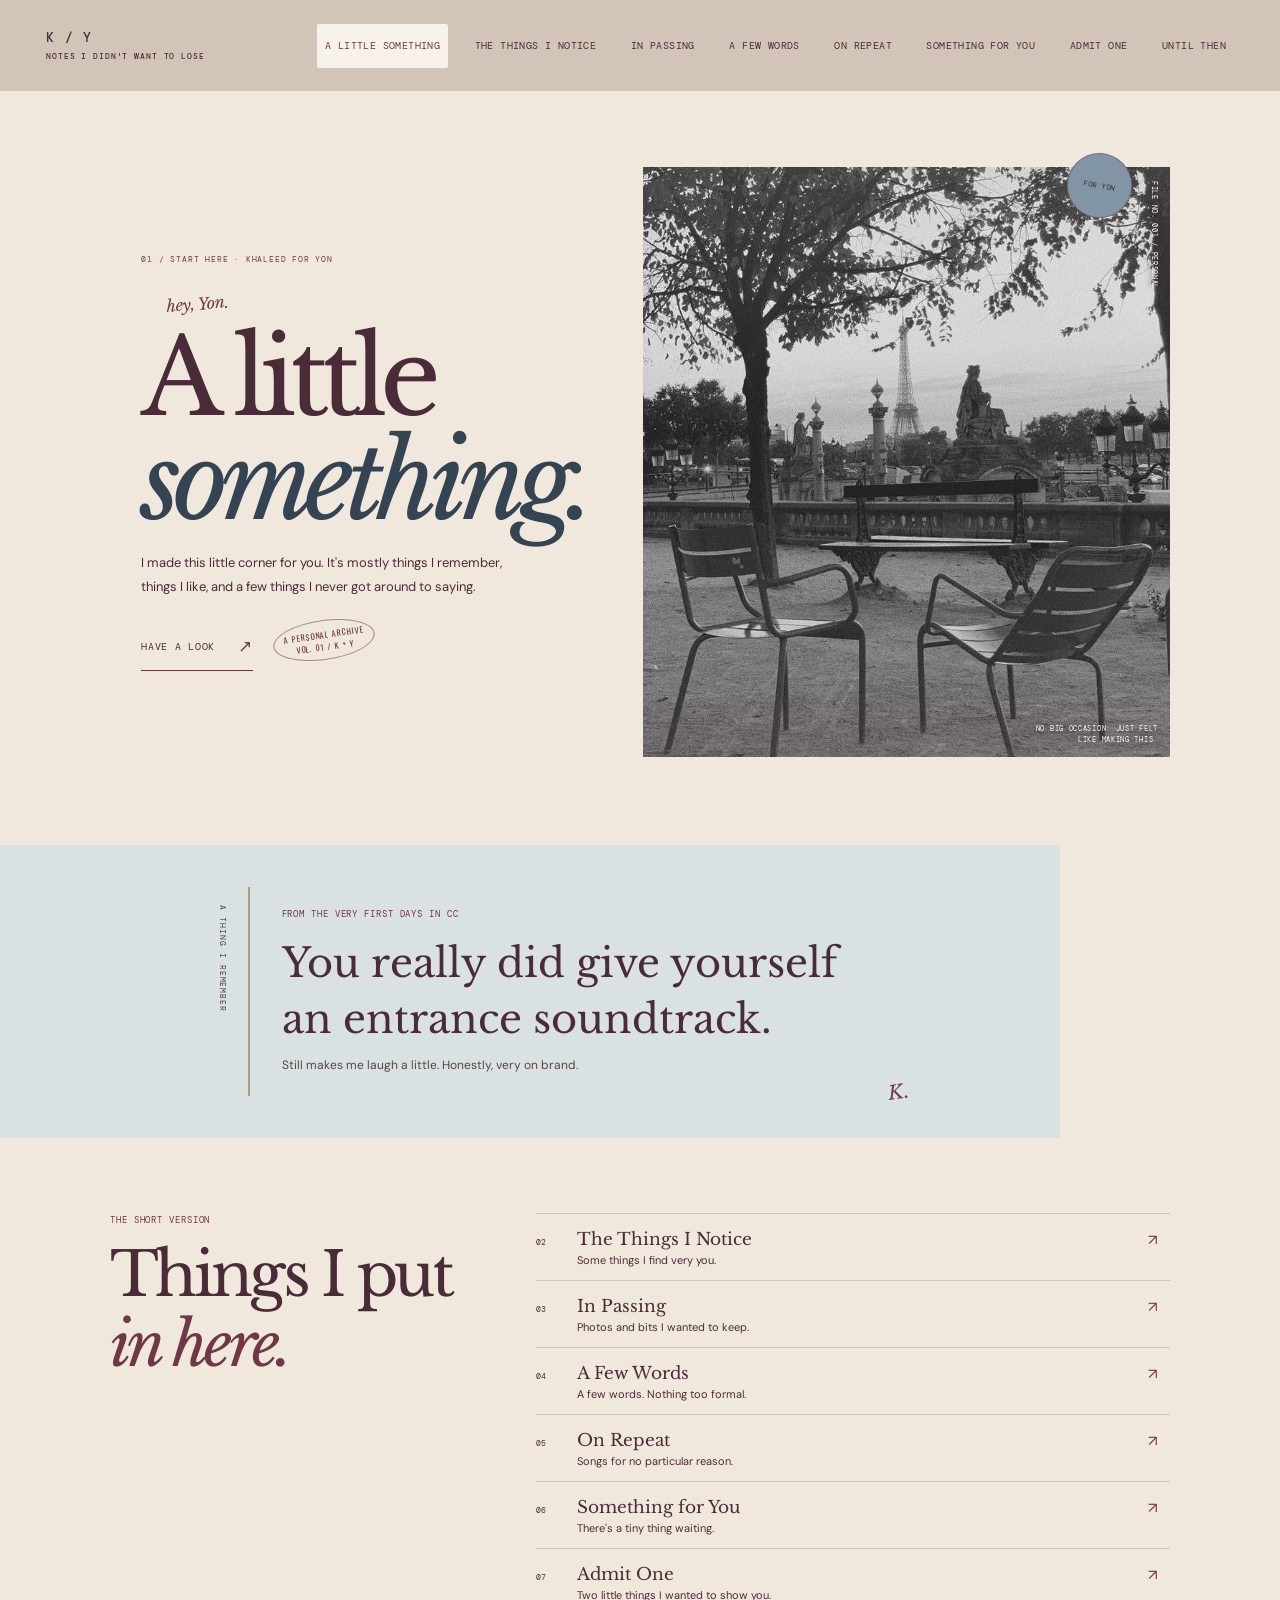
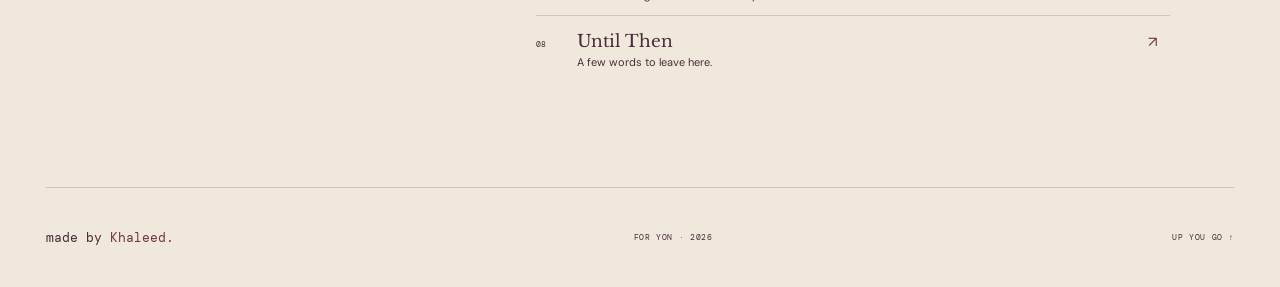
<file: index.html>
<!doctype html>
<html lang="en">
<head>
  <meta charset="utf-8">
  <meta name="viewport" content="width=device-width, initial-scale=1">
  <meta name="theme-color" content="#D2C5B7">
  <meta name="description" content="A little something made by Khaleed for Yon.">
  <title>A Little Something — For Yon</title>
  <link rel="preconnect" href="https://fonts.googleapis.com">
  <link rel="preconnect" href="https://fonts.gstatic.com" crossorigin>
  <link href="https://fonts.googleapis.com/css2?family=DM+Mono:wght@400;500&family=DM+Sans:wght@400;500;600;700&family=Libre+Baskerville:ital,wght@0,400;0,700;1,400&family=Oswald:wght@400;500&display=swap" rel="stylesheet">
  <link rel="stylesheet" href="assets/css/style.css?v=2">
  <script src="assets/js/main.js" defer></script>
</head>
<body class="home-page">
  <div class="site-shell">
    <header class="site-header" id="top">
      <a class="wordmark" href="index.html">K / Y <span>NOTES I DIDN'T WANT TO LOSE</span></a>
      <button class="menu-toggle" aria-expanded="false" aria-controls="site-nav"><span>COME ↗</span></button>
      <nav class="site-nav" id="site-nav" aria-label="Main navigation">
        <a class="active" href="index.html" aria-current="page">A Little Something</a>
        <a href="subject.html">The Things I Notice</a>
        <a href="collection.html">In Passing</a>
        <a href="letter.html">A Few Words</a>
        <a href="soundtrack.html">On Repeat</a>
        <a href="gift.html">Something for You</a>
        <a href="admit-one.html">Admit One</a>
        <a href="last.html">Until Then</a>
      </nav>
    </header>

    <main>
      <section class="home-hero section-wrap">
        <div class="home-copy">
          <p class="eyebrow">01 / START HERE · KHALEED FOR YON</p>
          <p class="hand-note">hey, Yon.</p>
          <h1>A little<br><em>something.</em></h1>
          <p class="hero-intro">I made this little corner for you. It's mostly things I remember, things I like, and a few things I never got around to saying.</p>
          <a class="text-link" href="subject.html">Have a look <span>↗</span></a>
          <span class="cover-stamp">A PERSONAL ARCHIVE<br>VOL. 01 / K + Y</span>
        </div>
        <div class="home-visual">
          <div class="photo-frame photo-placeholder hero-photo" data-image="hero.jpg">
            <span class="photo-help">assets/images/hero.jpg</span>
          </div>
          <p class="image-caption">NO BIG OCCASION. JUST FELT LIKE MAKING THIS.</p>
          <span class="side-index">FILE NO. 001 / PERSONAL</span>
          <span class="cover-orbit" aria-hidden="true">FOR YON</span>
        </div>
      </section>

      <section class="home-note section-wrap">
        <div class="margin-note">A THING I REMEMBER</div>
        <div class="note-paper">
          <p class="eyebrow">FROM THE VERY FIRST DAYS IN CC</p>
          <p class="big-note">You really did give yourself an entrance soundtrack.</p>
          <p class="note-small">Still makes me laugh a little. Honestly, very on brand.</p>
          <span class="scribble">K.</span>
        </div>
      </section>

      <section class="index-section section-wrap">
        <div class="index-heading">
          <p class="eyebrow">THE SHORT VERSION</p>
          <h2>Things I put<br><em>in here.</em></h2>
        </div>
        <div class="index-list">
          <a href="subject.html"><span>02</span><strong>The Things I Notice</strong><small>Some things I find very you.</small><b>↗</b></a>
          <a href="collection.html"><span>03</span><strong>In Passing</strong><small>Photos and bits I wanted to keep.</small><b>↗</b></a>
          <a href="letter.html"><span>04</span><strong>A Few Words</strong><small>A few words. Nothing too formal.</small><b>↗</b></a>
          <a href="soundtrack.html"><span>05</span><strong>On Repeat</strong><small>Songs for no particular reason.</small><b>↗</b></a>
          <a href="gift.html"><span>06</span><strong>Something for You</strong><small>There's a tiny thing waiting.</small><b>↗</b></a>
          <a href="admit-one.html"><span>07</span><strong>Admit One</strong><small>Two little things I wanted to show you.</small><b>↗</b></a>
          <a href="last.html"><span>08</span><strong>Until Then</strong><small>A few words to leave here.</small><b>↗</b></a>
        </div>
      </section>
    </main>
    <footer class="site-footer">
      <a class="footer-mark" href="index.html">made by <span>Khaleed.</span></a>
      <p>FOR YON · <span data-year>2026</span></p>
      <a href="#top" class="back-top">UP YOU GO ↑</a>
    </footer>
  </div>
</body>
</html>
</file>
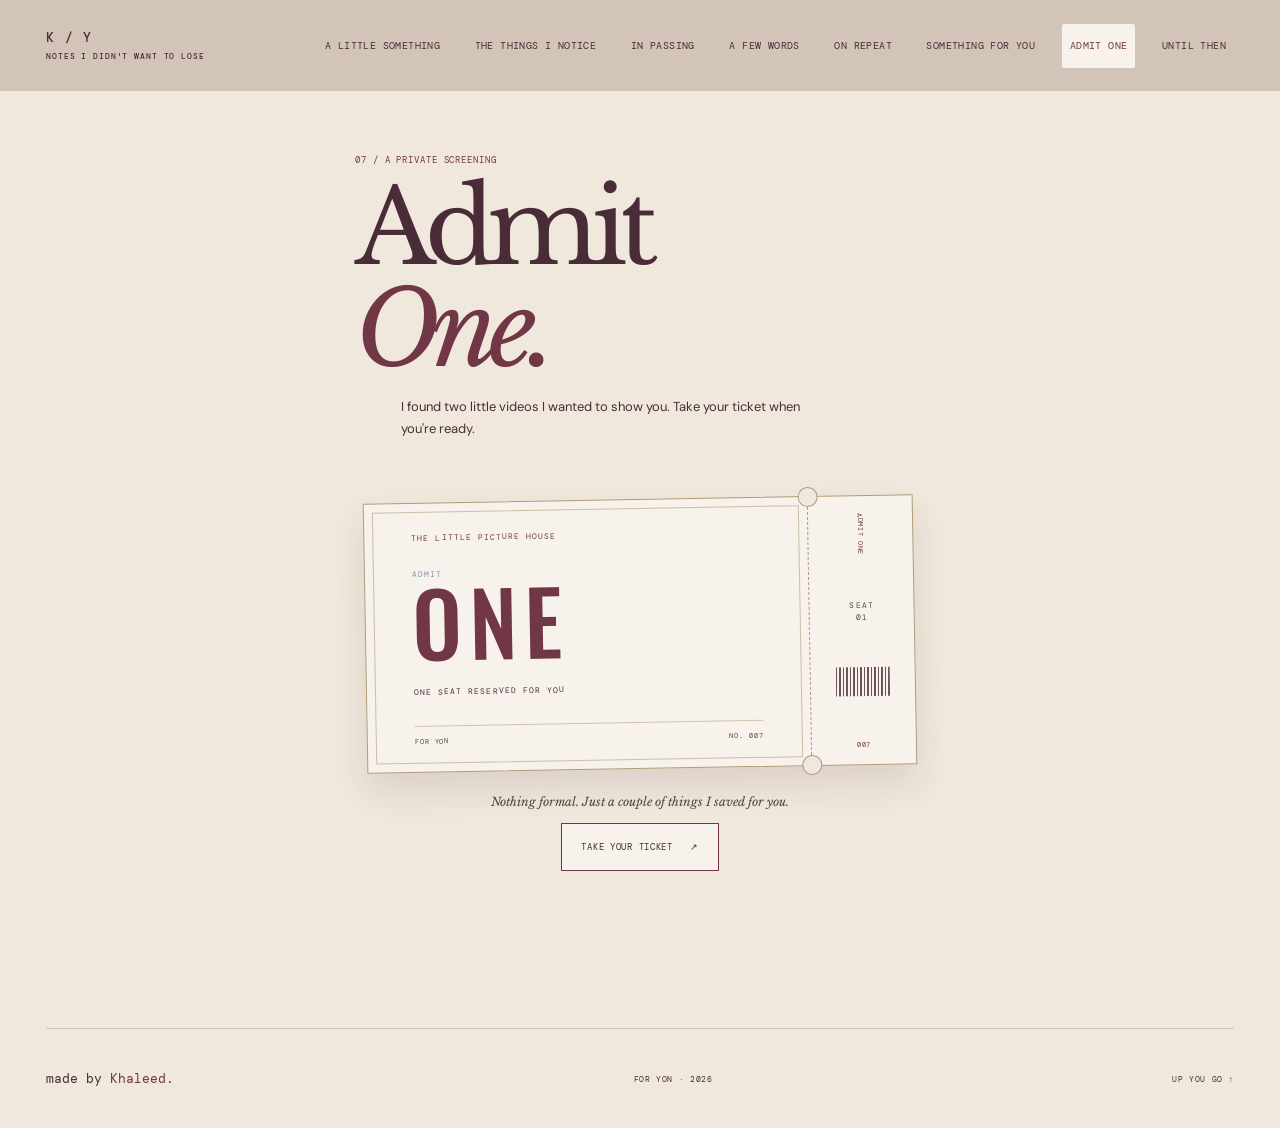
<file: admit-one.html>
<!doctype html>
<html lang="en">
<head>
  <meta charset="utf-8">
  <meta name="viewport" content="width=device-width, initial-scale=1">
  <meta name="theme-color" content="#D2C5B7">
  <meta name="description" content="Two little videos, saved for Yon.">
  <title>Admit One — A Private Screening</title>
  <link rel="preconnect" href="https://fonts.googleapis.com">
  <link rel="preconnect" href="https://fonts.gstatic.com" crossorigin>
  <link href="https://fonts.googleapis.com/css2?family=DM+Mono:wght@400;500&family=DM+Sans:wght@400;500;600;700&family=Libre+Baskerville:ital,wght@0,400;0,700;1,400&family=Oswald:wght@400;500&display=swap" rel="stylesheet">
  <link rel="stylesheet" href="assets/css/style.css?v=2">
  <link rel="stylesheet" href="assets/css/admit-one.css">
  <script src="assets/js/main.js" defer></script>
  <script src="assets/js/admit-one.js?v=2" defer></script>
</head>
<body class="admit-page">
  <div class="site-shell">
    <header class="site-header" id="top">
      <a class="wordmark" href="index.html">K / Y <span>NOTES I DIDN'T WANT TO LOSE</span></a>
      <button class="menu-toggle" aria-expanded="false" aria-controls="site-nav"><span>COME ↗</span></button>
      <nav class="site-nav" id="site-nav" aria-label="Main navigation">
        <a href="index.html">A Little Something</a>
        <a href="subject.html">The Things I Notice</a>
        <a href="collection.html">In Passing</a>
        <a href="letter.html">A Few Words</a>
        <a href="soundtrack.html">On Repeat</a>
        <a href="gift.html">Something for You</a>
        <a class="active" href="admit-one.html" aria-current="page">Admit One</a>
        <a href="last.html">Until Then</a>
      </nav>
    </header>
    <main>
      <section class="admit-chapter section-wrap" data-admit-one>
        <header class="admit-heading">
          <p class="eyebrow">07 / A PRIVATE SCREENING</p>
          <h1>Admit<br><em>One.</em></h1>
          <p class="admit-intro-copy">I found two little videos I wanted to show you. Take your ticket when you're ready.</p>
        </header>

        <section class="ticket-view" id="ticket-view" aria-label="Your cinema ticket">
          <div class="ticket-stage">
            <article class="admit-ticket">
              <div class="ticket-main">
                <p class="ticket-house">THE LITTLE PICTURE HOUSE</p>
                <p class="ticket-label">ADMIT</p>
                <h2>ONE</h2>
                <p class="ticket-reserved">ONE SEAT RESERVED FOR YOU</p>
                <div class="ticket-details">
                  <span>FOR YON</span>
                  <span>NO. 007</span>
                </div>
              </div>
              <div class="ticket-stub" aria-hidden="true">
                <span class="stub-admission">ADMIT ONE</span>
                <span class="stub-seat">SEAT<br>01</span>
                <span class="stub-barcode"></span>
                <span class="stub-number">007</span>
              </div>
            </article>
          </div>
          <p class="ticket-note">Nothing formal. Just a couple of things I saved for you.</p>
          <button class="ticket-action" id="take-ticket" type="button" aria-controls="cinema-room" aria-expanded="false">
            <span data-ticket-label>TAKE YOUR TICKET</span><span aria-hidden="true">↗</span>
          </button>
        </section>

        <section class="cinema-room" id="cinema-room" aria-labelledby="screening-heading" hidden>
          <header class="cinema-heading">
            <div>
              <p class="cinema-kicker">07 / THE SCREENING ROOM</p>
              <h2 id="screening-heading" tabindex="-1">Lights down,<br><em>if you like.</em></h2>
            </div>
            <button class="return-ticket" type="button" data-return-ticket>BACK TO TICKET <span aria-hidden="true">↗</span></button>
          </header>

          <div class="cinema-auditorium">
            <div class="screen-stage">
              <div class="screen-frame">
                <div class="screen-surface">
                  <video class="admit-video" controls playsinline preload="none" aria-label="Selected screening" hidden>
                    Your browser does not support HTML video.
                  </video>
                  <div class="video-placeholder" data-video-placeholder>
                    <span class="placeholder-kicker">THE SCREEN IS WAITING</span>
                    <p data-placeholder-message>Choose a screening below. Its file will be checked when you open it.</p>
                    <code data-placeholder-path></code>
                  </div>
                </div>
              </div>
            </div>
            <div class="screen-caption">
              <p class="screen-index"><span data-selected-index>01</span> / TWO SHORT FILMS</p>
              <h3 data-selected-title>Screening 01</h3>
              <p data-selected-caption>A little thing I wanted to show you.</p>
            </div>
          </div>

          <div class="screening-list" role="group" aria-label="Choose a screening">
            <button class="screening-choice" type="button" data-screening data-screening-id="01" data-video-src="assets/videos/screening-01.mp4" data-title="Screening 01" data-caption="A little thing I wanted to show you." aria-pressed="true">
              <span class="choice-number">01</span>
              <span class="choice-copy"><strong>SCREENING 01</strong><small data-availability-label>NOT CHECKED YET</small></span>
              <span class="choice-arrow" aria-hidden="true">↗</span>
            </button>
            <button class="screening-choice" type="button" data-screening data-screening-id="02" data-video-src="assets/videos/screening-02.mp4" data-title="Screening 02" data-caption="One more little thing, saved for you." aria-pressed="false">
              <span class="choice-number">02</span>
              <span class="choice-copy"><strong>SCREENING 02</strong><small data-availability-label>NOT CHECKED YET</small></span>
              <span class="choice-arrow" aria-hidden="true">↗</span>
            </button>
          </div>
          <p class="screening-status" data-screening-status aria-live="polite"></p>
        </section>
      </section>
    </main>
    <footer class="site-footer">
      <a class="footer-mark" href="index.html">made by <span>Khaleed.</span></a>
      <p>FOR YON · <span data-year>2026</span></p>
      <a href="#top" class="back-top">UP YOU GO ↑</a>
    </footer>
  </div>
</body>
</html>
</file>
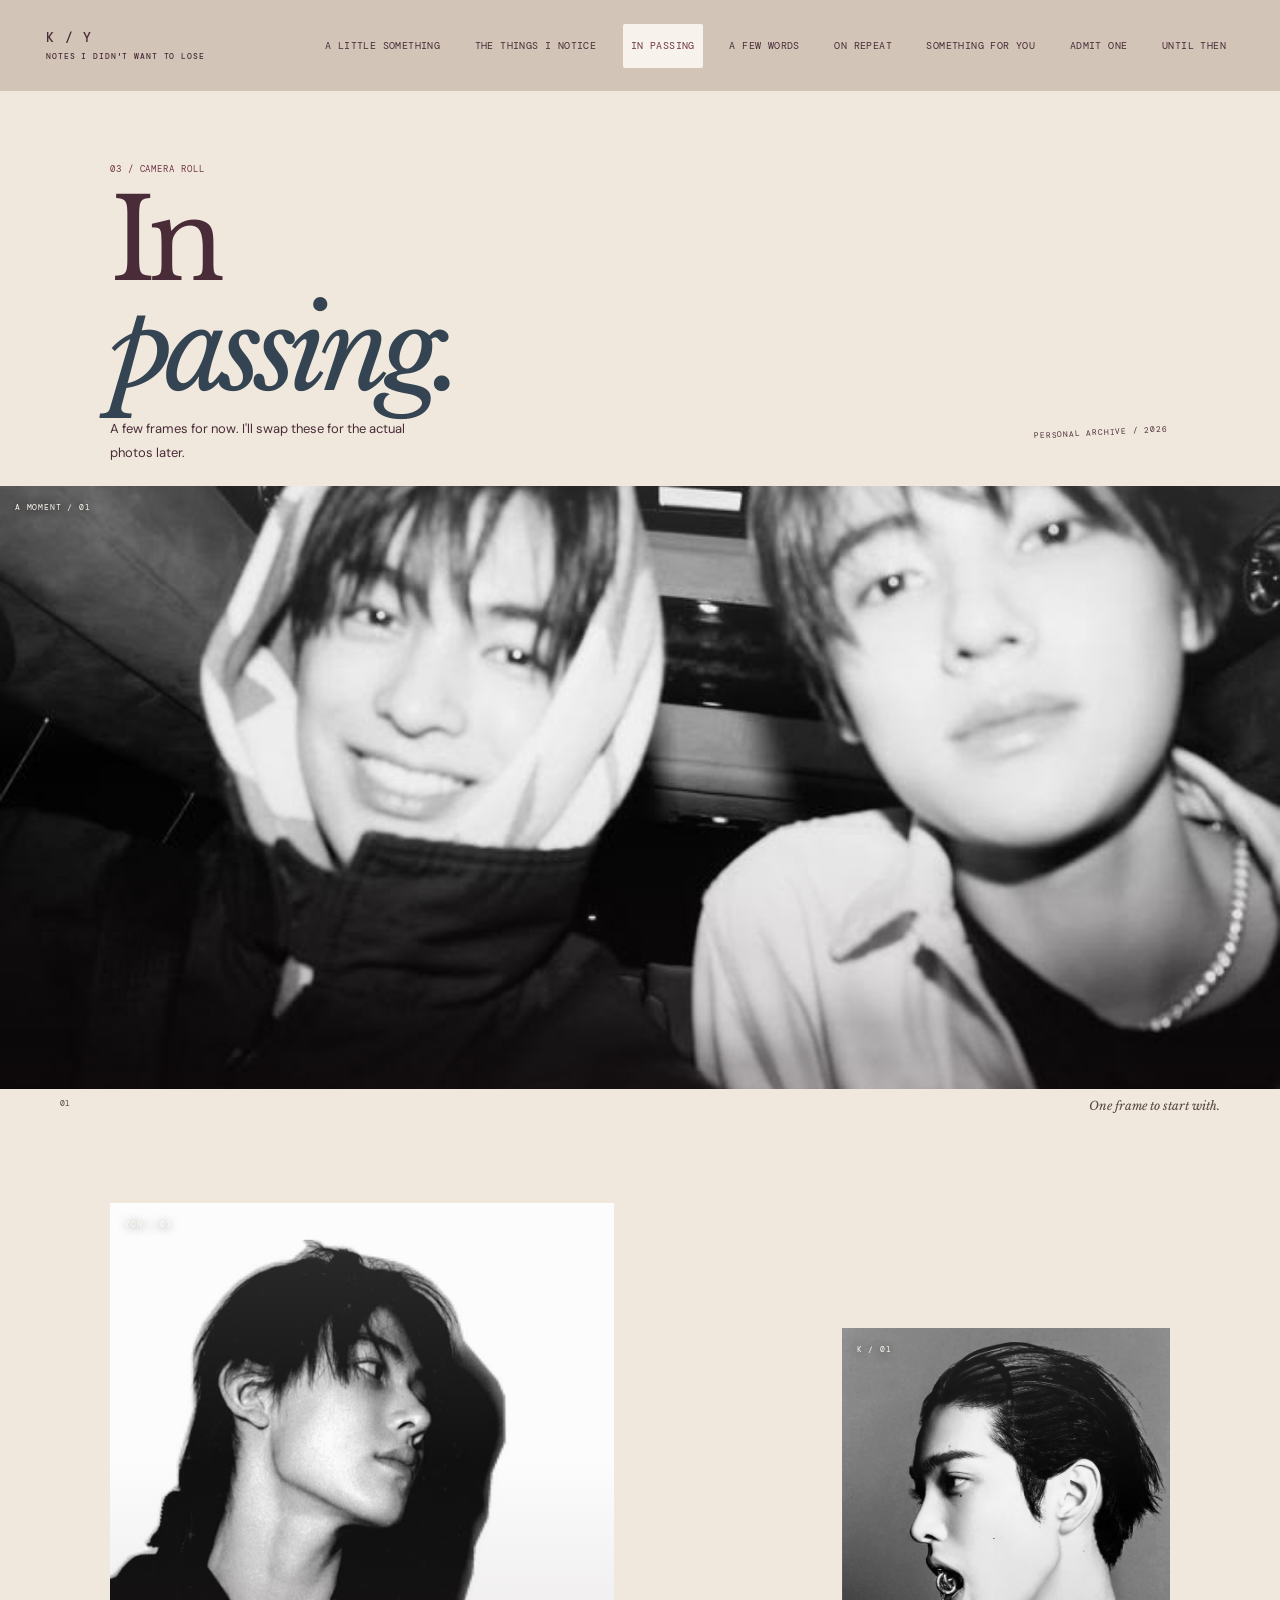
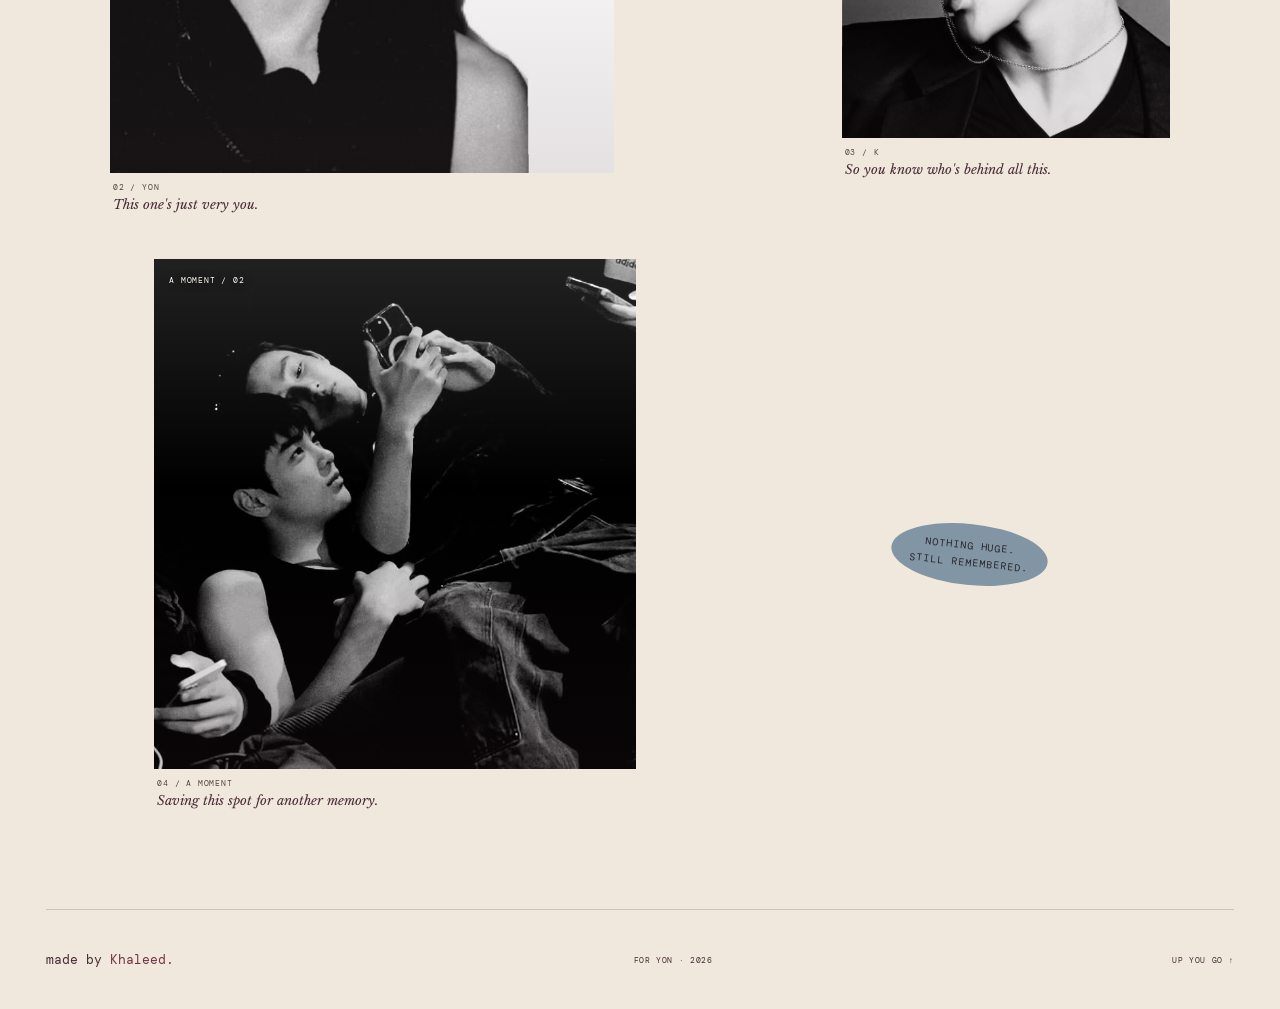
<file: collection.html>
<!doctype html>
<html lang="en">
<head>
  <meta charset="utf-8">
  <meta name="viewport" content="width=device-width, initial-scale=1">
  <meta name="theme-color" content="#D2C5B7">
  <meta name="description" content="A few frames Khaleed wanted to keep of Yon.">
  <title>In Passing — For Yon</title>
  <link rel="preconnect" href="https://fonts.googleapis.com">
  <link rel="preconnect" href="https://fonts.gstatic.com" crossorigin>
  <link href="https://fonts.googleapis.com/css2?family=DM+Mono:wght@400;500&family=DM+Sans:wght@400;500;600;700&family=Libre+Baskerville:ital,wght@0,400;0,700;1,400&family=Oswald:wght@400;500&display=swap" rel="stylesheet">
  <link rel="stylesheet" href="assets/css/style.css?v=2">
  <script src="assets/js/main.js" defer></script>
</head>
<body class="collection-page">
  <div class="site-shell">
    <header class="site-header" id="top">
      <a class="wordmark" href="index.html">K / Y <span>NOTES I DIDN'T WANT TO LOSE</span></a>
      <button class="menu-toggle" aria-expanded="false" aria-controls="site-nav"><span>COME ↗</span></button>
      <nav class="site-nav" id="site-nav" aria-label="Main navigation">
        <a href="index.html">A Little Something</a>
        <a href="subject.html">The Things I Notice</a>
        <a class="active" href="collection.html" aria-current="page">In Passing</a>
        <a href="letter.html">A Few Words</a>
        <a href="soundtrack.html">On Repeat</a>
        <a href="gift.html">Something for You</a>
        <a href="admit-one.html">Admit One</a>
        <a href="last.html">Until Then</a>
      </nav>
    </header>
    <main>
<section class="collection-top">
  <div class="collection-heading section-wrap">
    <p class="eyebrow">03 / CAMERA ROLL</p>
    <h1>In<br><em>passing.</em></h1>
    <p class="page-lede">A few frames for now. I'll swap these for the actual photos later.</p>
    <span class="collection-stamp">PERSONAL ARCHIVE / 2026</span>
  </div>
  <figure class="collection-lead">
    <button class="photo-open photo-open-lead" type="button" aria-label="View photo: a moment">
      <div class="photo-placeholder lead-photo" data-image="moment-01.jpg">
        <span class="photo-label">A MOMENT / 01</span><span class="photo-help">assets/images/moment-01.jpg</span>
      </div>
    </button>
    <figcaption><span>01</span> One frame to start with.</figcaption>
  </figure>
</section>
<section class="scrapbook section-wrap">
  <figure class="snap snap-one">
    <button class="photo-open" type="button" aria-label="View photo: Yon">
      <div class="photo-placeholder" data-image="juione-01.jpg"><span class="photo-label">YON / 01</span><span class="photo-help">juione-01.jpg</span></div>
    </button>
    <figcaption><span>02 / YON</span> This one's just very you.</figcaption>
  </figure>
  <figure class="snap snap-two">
    <button class="photo-open" type="button" aria-label="View photo: Khaleed">
      <div class="photo-placeholder" data-image="khaleed-01.jpg"><span class="photo-label">K / 01</span><span class="photo-help">khaleed-01.jpg</span></div>
    </button>
    <figcaption><span>03 / K</span> So you know who's behind all this.</figcaption>
  </figure>
  <figure class="snap snap-four">
    <button class="photo-open" type="button" aria-label="View photo: a moment">
      <div class="photo-placeholder" data-image="moment-02.jpg"><span class="photo-label">A MOMENT / 02</span><span class="photo-help">moment-02.jpg</span></div>
    </button>
    <figcaption><span>04 / A MOMENT</span> Saving this spot for another memory.</figcaption>
  </figure>
  <p class="gallery-aside">Nothing huge.<br>Still remembered.</p>
</section>
<dialog class="lightbox" id="photo-lightbox" aria-label="Photo viewer">
  <button class="lightbox-close" type="button" aria-label="Close photo viewer">CLOSE <span aria-hidden="true">×</span></button>
  <figure>
    <div class="lightbox-image">
      <img id="lightbox-image" alt="">
      <p class="lightbox-placeholder" id="lightbox-placeholder" hidden></p>
    </div>
    <figcaption id="lightbox-caption"></figcaption>
  </figure>
</dialog>
</main>
    <footer class="site-footer">
      <a class="footer-mark" href="index.html">made by <span>Khaleed.</span></a>
      <p>FOR YON · <span data-year>2026</span></p>
      <a href="#top" class="back-top">UP YOU GO ↑</a>
    </footer>
  </div>
</body>
</html>
</file>
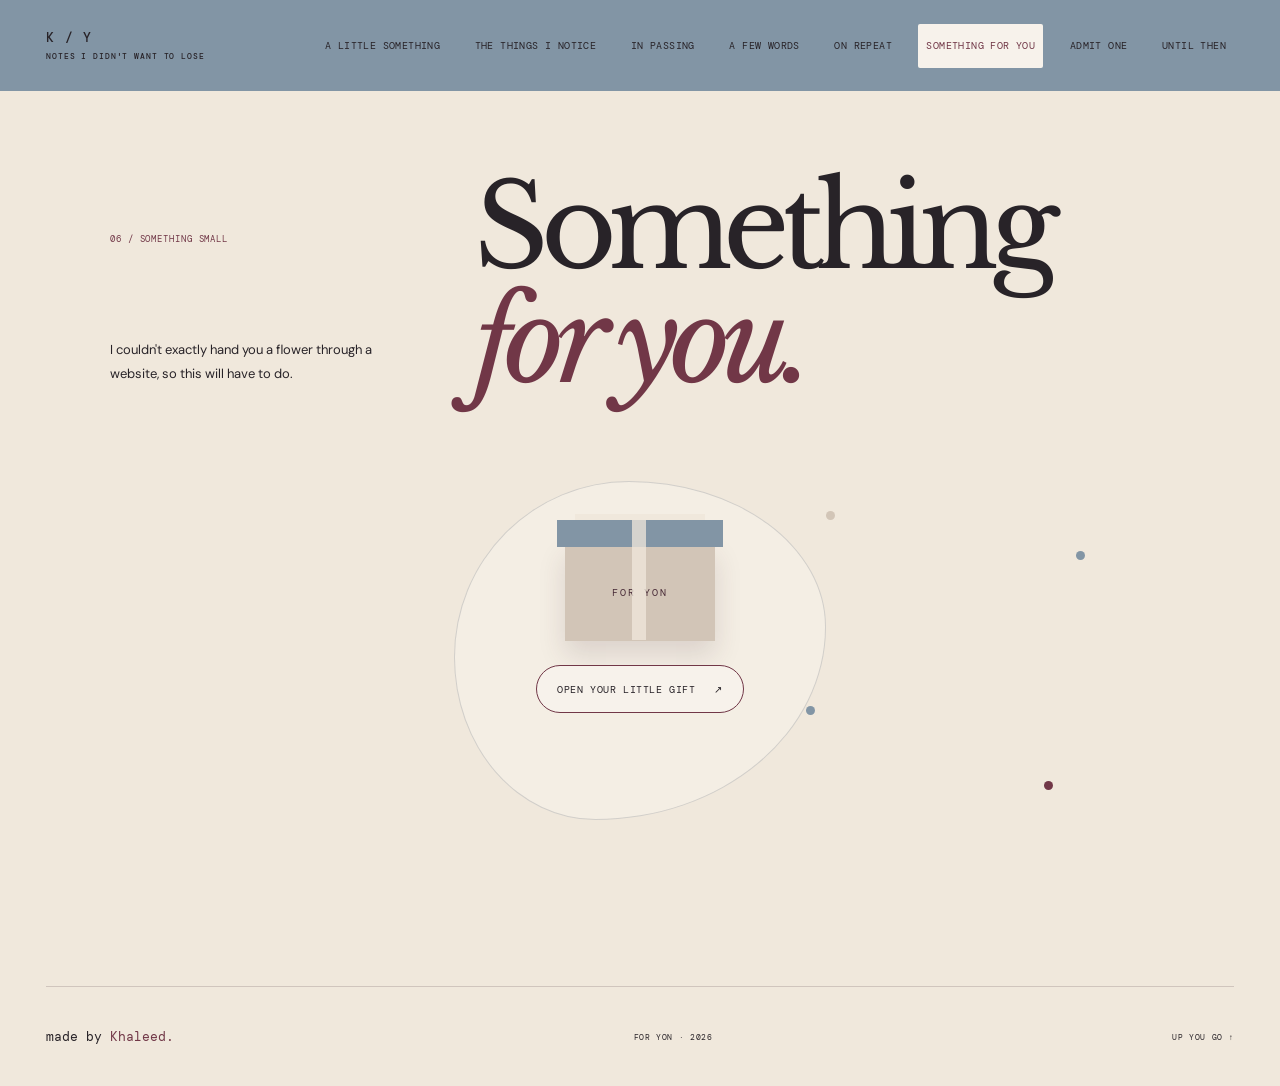
<file: gift.html>
<!doctype html>
<html lang="en">
<head>
  <meta charset="utf-8">
  <meta name="viewport" content="width=device-width, initial-scale=1">
  <meta name="theme-color" content="#8295A5">
  <meta name="description" content="Something for Yon, from Khaleed.">
  <title>Something for You — For Yon</title>
  <link rel="preconnect" href="https://fonts.googleapis.com">
  <link rel="preconnect" href="https://fonts.gstatic.com" crossorigin>
  <link href="https://fonts.googleapis.com/css2?family=DM+Mono:wght@400;500&family=DM+Sans:wght@400;500;600;700&family=Libre+Baskerville:ital,wght@0,400;0,700;1,400&family=Oswald:wght@400;500&display=swap" rel="stylesheet">
  <link rel="stylesheet" href="assets/css/style.css?v=2">
  <script src="assets/js/main.js" defer></script>
</head>
<body class="gift-page">
  <div class="site-shell">
    <header class="site-header" id="top">
      <a class="wordmark" href="index.html">K / Y <span>NOTES I DIDN'T WANT TO LOSE</span></a>
      <button class="menu-toggle" aria-expanded="false" aria-controls="site-nav"><span>COME ↗</span></button>
      <nav class="site-nav" id="site-nav" aria-label="Main navigation">
        <a href="index.html">A Little Something</a>
        <a href="subject.html">The Things I Notice</a>
        <a href="collection.html">In Passing</a>
        <a href="letter.html">A Few Words</a>
        <a href="soundtrack.html">On Repeat</a>
        <a class="active" href="gift.html" aria-current="page">Something for You</a>
        <a href="admit-one.html">Admit One</a>
        <a href="last.html">Until Then</a>
      </nav>
    </header>
    <main>
<section class="gift-hero section-wrap">
  <p class="eyebrow">06 / SOMETHING SMALL</p>
  <h1>Something<br><em>for you.</em></h1>
  <p class="page-lede">I couldn't exactly hand you a flower through a website, so this will have to do.</p>
</section>
<section class="gift-interactive section-wrap">
  <div class="gift-box" id="gift-box" aria-hidden="true">
    <div class="gift-lid"></div>
    <div class="gift-body"><span>FOR YON</span></div>
    <div class="gift-ribbon"></div>
  </div>
  <button class="open-gift-button" id="open-gift" type="button" aria-controls="flower-reveal" aria-expanded="false">Open your little gift <span aria-hidden="true">↗</span></button>
  <div class="flower-reveal" id="flower-reveal" aria-live="polite" hidden>
    <div class="bloom">
      <span class="bloom-petal petal-a"></span><span class="bloom-petal petal-b"></span>
      <span class="bloom-petal petal-c"></span><span class="bloom-petal petal-d"></span>
      <span class="bloom-petal petal-e"></span><span class="bloom-petal petal-f"></span>
      <span class="bloom-core"></span><span class="bloom-stem"></span><span class="bloom-leaf"></span>
    </div>
    <p class="flower-caption">one little flower for you.</p>
    <div class="gift-note-card">
      <p class="eyebrow">JUST A LITTLE REMINDER</p>
      <p>You're pretty lovely, Yon. Don't let a busy day convince you otherwise.</p>
      <span>— Khaleed</span>
    </div>
  </div>
</section>
</main>
    <footer class="site-footer">
      <a class="footer-mark" href="index.html">made by <span>Khaleed.</span></a>
      <p>FOR YON · <span data-year>2026</span></p>
      <a href="#top" class="back-top">UP YOU GO ↑</a>
    </footer>
  </div>
</body>
</html>
</file>
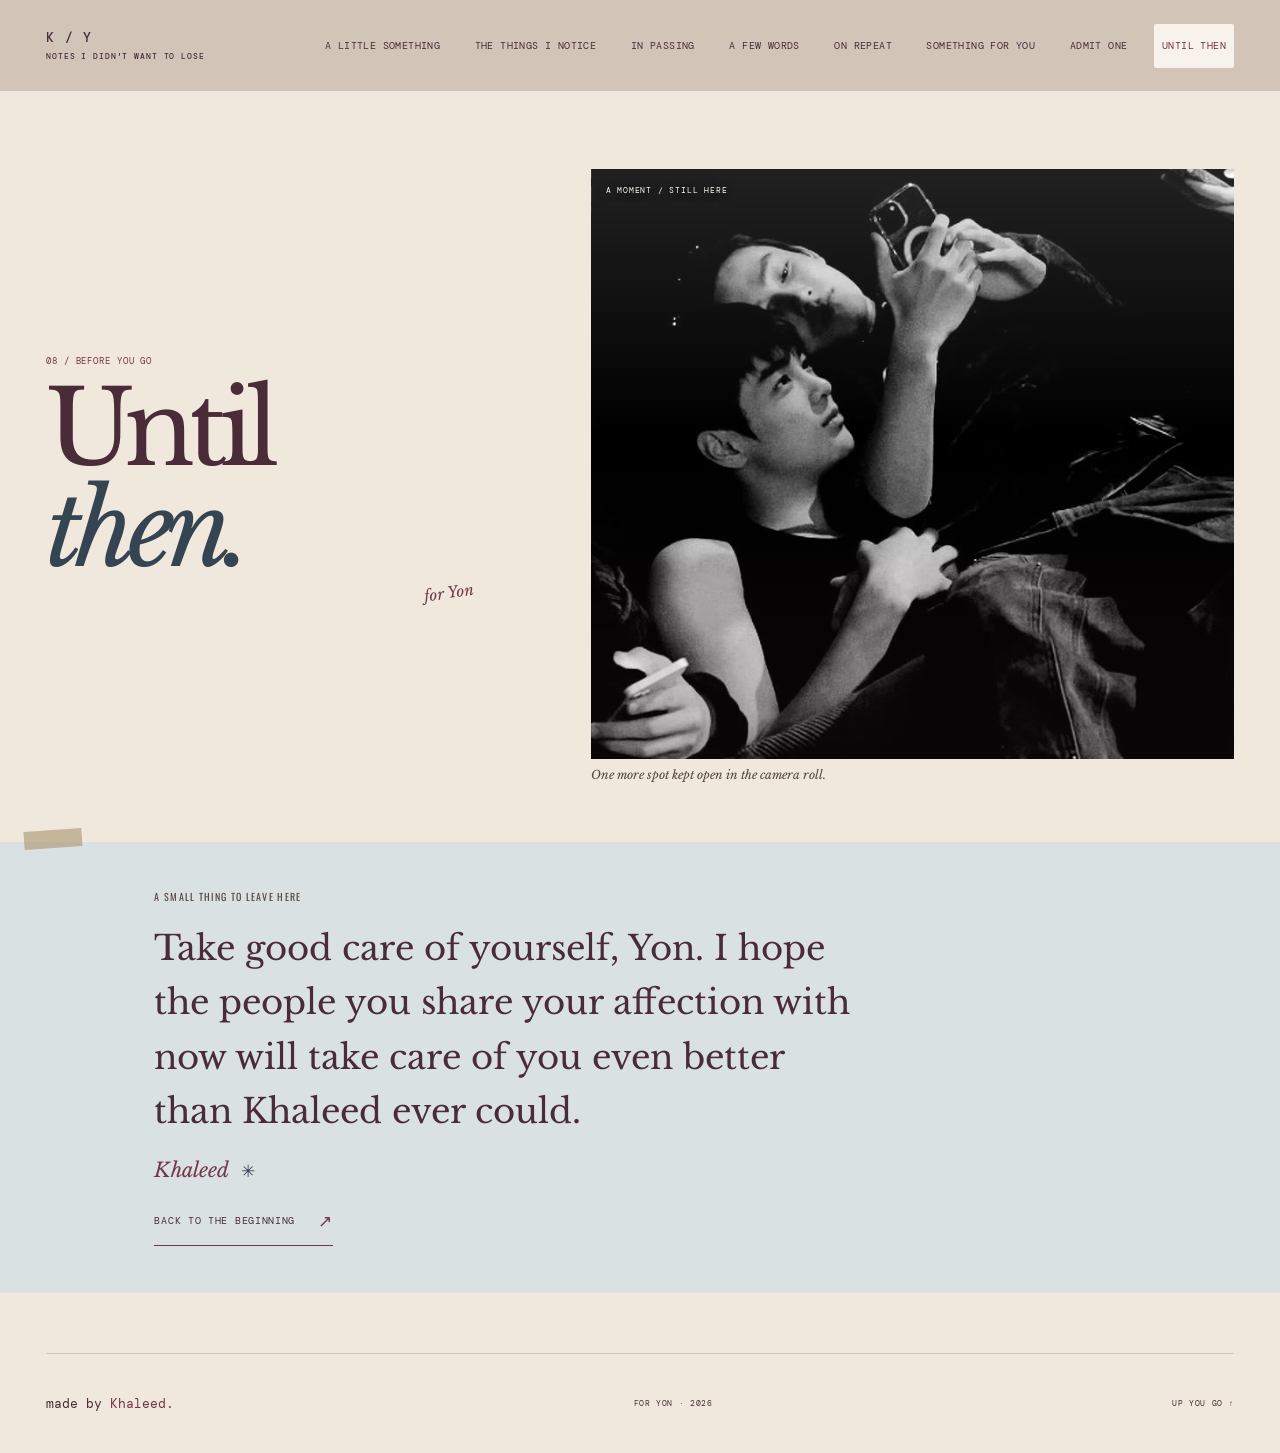
<file: last.html>
<!doctype html>
<html lang="en">
<head>
  <meta charset="utf-8">
  <meta name="viewport" content="width=device-width, initial-scale=1">
  <meta name="theme-color" content="#D2C5B7">
  <meta name="description" content="Until then, a quiet note from Khaleed to Yon.">
  <title>Until Then — For Yon</title>
  <link rel="preconnect" href="https://fonts.googleapis.com">
  <link rel="preconnect" href="https://fonts.gstatic.com" crossorigin>
  <link href="https://fonts.googleapis.com/css2?family=DM+Mono:wght@400;500&family=DM+Sans:wght@400;500;600;700&family=Libre+Baskerville:ital,wght@0,400;0,700;1,400&family=Oswald:wght@400;500&display=swap" rel="stylesheet">
  <link rel="stylesheet" href="assets/css/style.css?v=2">
  <script src="assets/js/main.js" defer></script>
</head>
<body class="closing-page">
  <div class="site-shell">
    <header class="site-header" id="top">
      <a class="wordmark" href="index.html">K / Y <span>NOTES I DIDN'T WANT TO LOSE</span></a>
      <button class="menu-toggle" aria-expanded="false" aria-controls="site-nav"><span>COME ↗</span></button>
      <nav class="site-nav" id="site-nav" aria-label="Main navigation">
        <a href="index.html">A Little Something</a>
        <a href="subject.html">The Things I Notice</a>
        <a href="collection.html">In Passing</a>
        <a href="letter.html">A Few Words</a>
        <a href="soundtrack.html">On Repeat</a>
        <a href="gift.html">Something for You</a>
        <a href="admit-one.html">Admit One</a>
        <a class="active" href="last.html" aria-current="page">Until Then</a>
      </nav>
    </header>
    <main>
      <section class="closing-hero">
        <div class="closing-heading">
          <p class="eyebrow">08 / BEFORE YOU GO</p>
          <h1>Until<br><em>then.</em></h1>
          <span class="closing-scribble" aria-hidden="true">for Yon</span>
        </div>
        <figure class="closing-photo-wrap">
          <div class="photo-placeholder closing-photo" data-image="moment-02.jpg">
            <span class="photo-label">A MOMENT / STILL HERE</span>
            <span class="photo-help">assets/images/moment-02.jpg</span>
          </div>
          <figcaption>One more spot kept open in the camera roll.</figcaption>
        </figure>
      </section>
      <section class="closing-note">
        <p class="closing-label">A SMALL THING TO LEAVE HERE</p>
        <p class="closing-message">Take good care of yourself, Yon. I hope the people you share your affection with now will take care of you even better than Khaleed ever could.</p>
        <p class="closing-sign">Khaleed <span>✳</span></p>
        <a class="text-link" href="index.html">Back to the beginning <span>↗</span></a>
      </section>
    </main>
    <footer class="site-footer">
      <a class="footer-mark" href="index.html">made by <span>Khaleed.</span></a>
      <p>FOR YON · <span data-year>2026</span></p>
      <a href="#top" class="back-top">UP YOU GO ↑</a>
    </footer>
  </div>
</body>
</html>
</file>
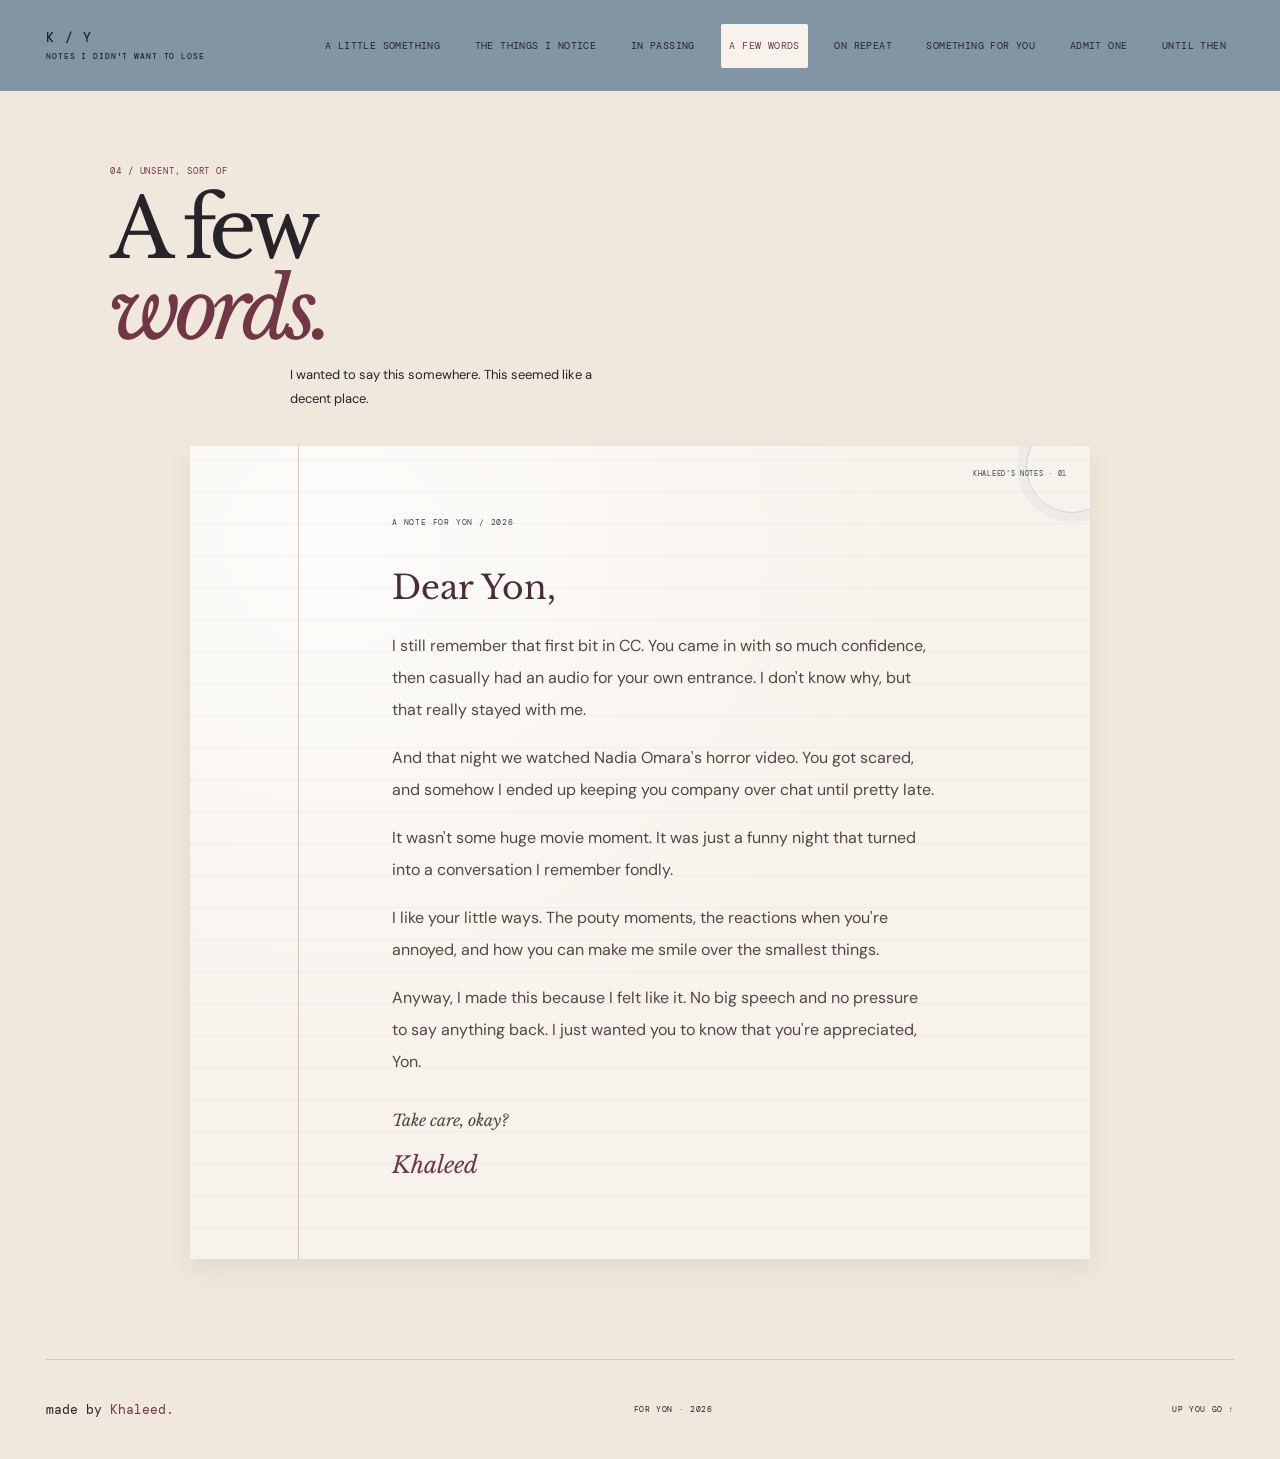
<file: letter.html>
<!doctype html>
<html lang="en">
<head>
  <meta charset="utf-8">
  <meta name="viewport" content="width=device-width, initial-scale=1">
  <meta name="theme-color" content="#8295A5">
  <meta name="description" content="A few words from Khaleed to Yon.">
  <title>A Few Words — For Yon</title>
  <link rel="preconnect" href="https://fonts.googleapis.com">
  <link rel="preconnect" href="https://fonts.gstatic.com" crossorigin>
  <link href="https://fonts.googleapis.com/css2?family=DM+Mono:wght@400;500&family=DM+Sans:wght@400;500;600;700&family=Libre+Baskerville:ital,wght@0,400;0,700;1,400&family=Oswald:wght@400;500&display=swap" rel="stylesheet">
  <link rel="stylesheet" href="assets/css/style.css?v=2">
  <script src="assets/js/main.js" defer></script>
</head>
<body class="letter-page">
  <div class="site-shell">
    <header class="site-header" id="top">
      <a class="wordmark" href="index.html">K / Y <span>NOTES I DIDN'T WANT TO LOSE</span></a>
      <button class="menu-toggle" aria-expanded="false" aria-controls="site-nav"><span>COME ↗</span></button>
      <nav class="site-nav" id="site-nav" aria-label="Main navigation">
        <a href="index.html">A Little Something</a>
        <a href="subject.html">The Things I Notice</a>
        <a href="collection.html">In Passing</a>
        <a class="active" href="letter.html" aria-current="page">A Few Words</a>
        <a href="soundtrack.html">On Repeat</a>
        <a href="gift.html">Something for You</a>
        <a href="admit-one.html">Admit One</a>
        <a href="last.html">Until Then</a>
      </nav>
    </header>
    <main>
<section class="letter-heading section-wrap">
  <p class="eyebrow">04 / UNSENT, SORT OF</p>
  <h1>A few<br><em>words.</em></h1>
  <p class="page-lede">I wanted to say this somewhere. This seemed like a decent place.</p>
</section>
<article class="notebook-page">
  <div class="notebook-margin">KHALEED'S NOTES · 01</div>
  <div class="notebook-content">
    <p class="date-stamp">A NOTE FOR YON / 2026</p>
    <h2>Dear Yon,</h2>
    <p>I still remember that first bit in CC. You came in with so much confidence, then casually had an audio for your own entrance. I don't know why, but that really stayed with me.</p>
    <p>And that night we watched Nadia Omara's horror video. You got scared, and somehow I ended up keeping you company over chat until pretty late.</p>
    <p>It wasn't some huge movie moment. It was just a funny night that turned into a conversation I remember fondly.</p>
    <p>I like your little ways. The pouty moments, the reactions when you're annoyed, and how you can make me smile over the smallest things.</p>
    <p>Anyway, I made this because I felt like it. No big speech and no pressure to say anything back. I just wanted you to know that you're appreciated, Yon.</p>
    <p class="letter-end">Take care, okay?</p>
    <p class="letter-sign">Khaleed</p>
  </div>
</article>
</main>
    <footer class="site-footer">
      <a class="footer-mark" href="index.html">made by <span>Khaleed.</span></a>
      <p>FOR YON · <span data-year>2026</span></p>
      <a href="#top" class="back-top">UP YOU GO ↑</a>
    </footer>
  </div>
</body>
</html>
</file>
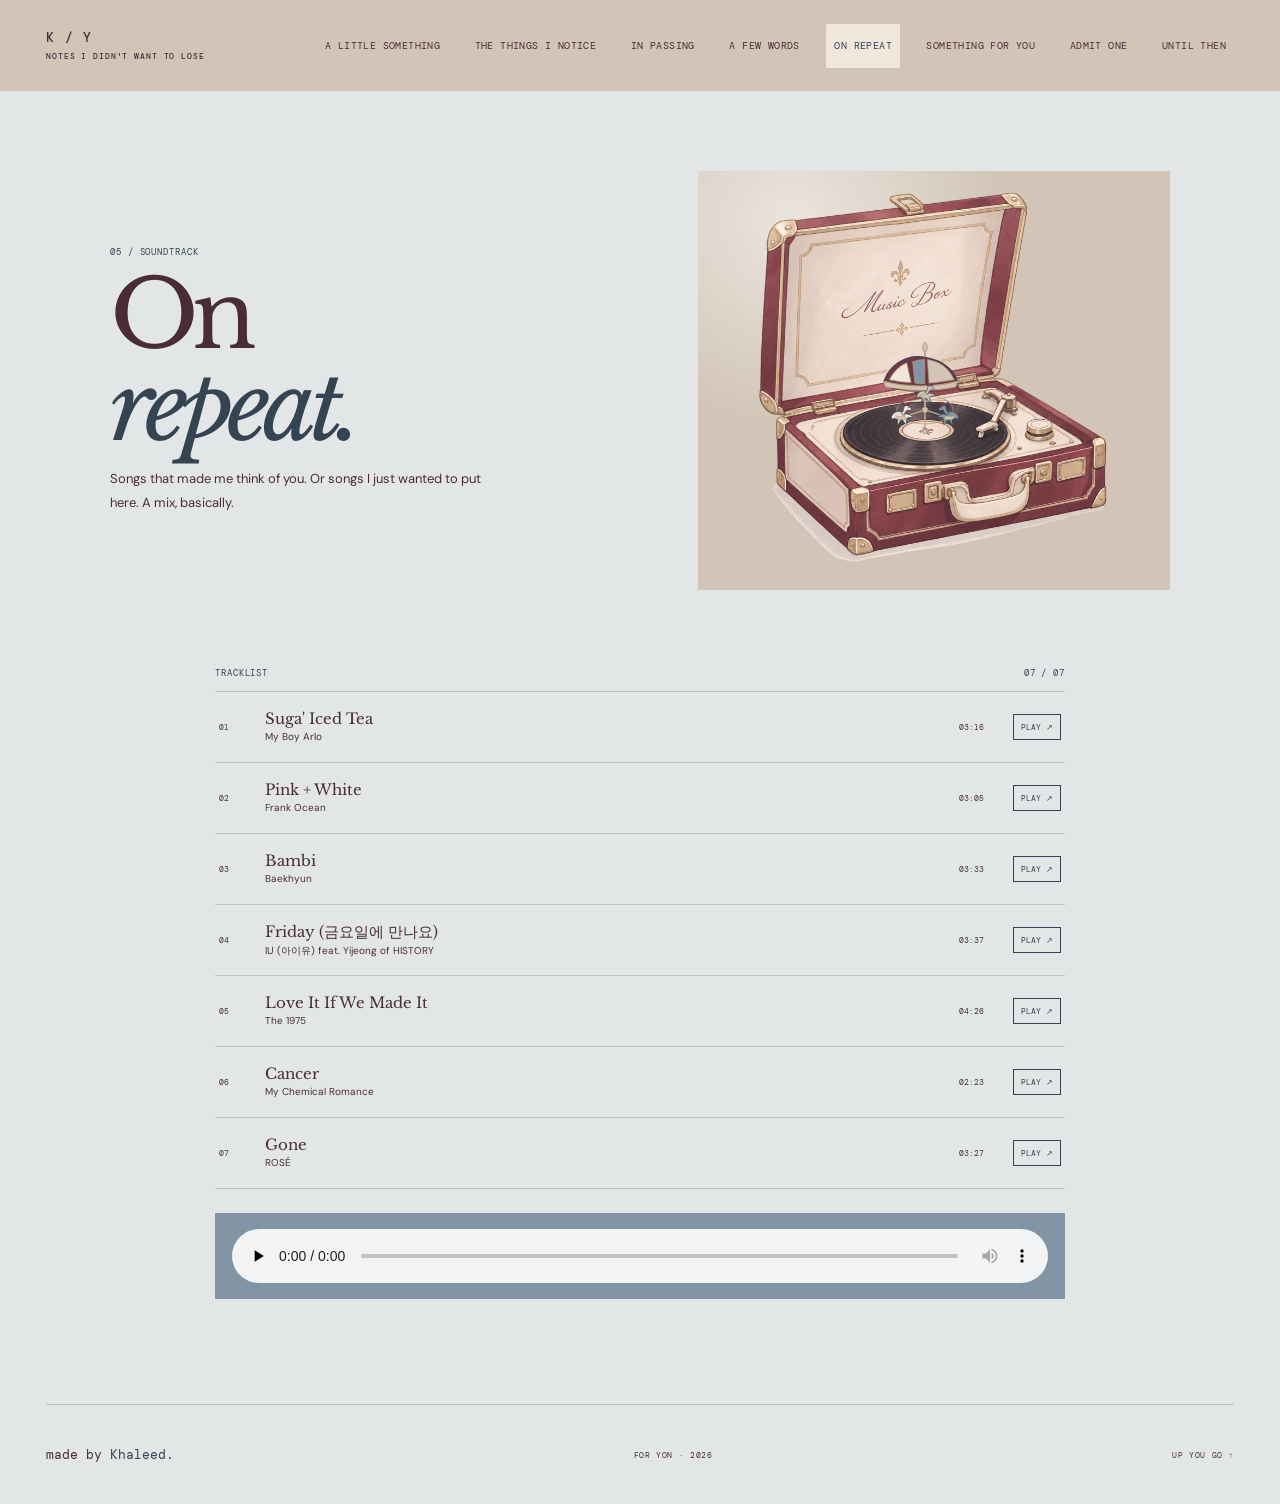
<file: soundtrack.html>
<!doctype html>
<html lang="en">
<head>
  <meta charset="utf-8">
  <meta name="viewport" content="width=device-width, initial-scale=1">
  <meta name="theme-color" content="#D2C5B7">
  <meta name="description" content="A few songs Khaleed put aside for Yon.">
  <title>On Repeat — For Yon</title>
  <link rel="preconnect" href="https://fonts.googleapis.com">
  <link rel="preconnect" href="https://fonts.gstatic.com" crossorigin>
  <link href="https://fonts.googleapis.com/css2?family=DM+Mono:wght@400;500&family=DM+Sans:wght@400;500;600;700&family=Libre+Baskerville:ital,wght@0,400;0,700;1,400&family=Oswald:wght@400;500&display=swap" rel="stylesheet">
  <link rel="stylesheet" href="assets/css/style.css?v=2">
  <script src="assets/js/main.js" defer></script>
</head>
<body class="soundtrack-page">
  <div class="site-shell">
    <header class="site-header" id="top">
      <a class="wordmark" href="index.html">K / Y <span>NOTES I DIDN'T WANT TO LOSE</span></a>
      <button class="menu-toggle" aria-expanded="false" aria-controls="site-nav"><span>COME ↗</span></button>
      <nav class="site-nav" id="site-nav" aria-label="Main navigation">
        <a href="index.html">A Little Something</a>
        <a href="subject.html">The Things I Notice</a>
        <a href="collection.html">In Passing</a>
        <a href="letter.html">A Few Words</a>
        <a class="active" href="soundtrack.html" aria-current="page">On Repeat</a>
        <a href="gift.html">Something for You</a>
        <a href="admit-one.html">Admit One</a>
        <a href="last.html">Until Then</a>
      </nav>
    </header>
    <main>
<section class="soundtrack-hero section-wrap">
  <div>
    <p class="eyebrow">05 / SOUNDTRACK</p>
    <h1>On<br><em>repeat.</em></h1>
    <p class="page-lede">Songs that made me think of you. Or songs I just wanted to put here. A mix, basically.</p>
  </div>
  <div class="record-visual" data-carousel role="img" aria-label="A vintage suitcase record player with a miniature carousel above the vinyl. The player remains still while the carousel turns only during playback.">
    <img class="music-box-art" src="assets/images/music-box.png" width="866" height="768" alt="">
    <svg class="carousel-art" viewBox="0 0 866 768" aria-hidden="true" focusable="false">
      <defs>
        <g id="carousel-horse">
          <path d="M-29 5q-4-7 3-13l9-7q9-5 20-1l12 6 13 3 9 5-3 5-10-1-7 7 3 13-5 2-7-11-9-2-6 13h-5l1-15-9-4-8 3-5-3z" fill="currentColor" stroke="#344452" stroke-width="2.4" stroke-linejoin="round"/>
          <path d="M1-12q8-5 9-17l2-12q6-7 12-2l-1 7 10 8q3 5-2 8l-10-2-7 9-3 9z" fill="currentColor" stroke="#344452" stroke-width="2.4" stroke-linejoin="round"/>
          <path d="M11-34q-10-5-11-15 9 2 15 9 7-9 18-7l-9 12" fill="#713747"/>
          <path d="M-18-4q11 6 25 1l10 5-7 8-21-2z" fill="#D2C5B7" stroke="#B09A78" stroke-width="2"/>
          <path d="m7-19 9 2m-28 9 9 1" fill="none" stroke="#B09A78" stroke-width="1.6"/>
          <path d="M-27-10q-9-8-13-2 4 7 12 8" fill="#713747" stroke="#344452" stroke-width="1.8"/>
          <path d="m-10 8-1 14m14-13 5 13" fill="none" stroke="#344452" stroke-width="2.4"/>
          <circle cx="26" cy="-31" r="1.8" fill="#344452"/>
        </g>
      </defs>
      <g class="carousel-fixed">
        <path d="M416.5 334V478" fill="none" stroke="#B09A78" stroke-width="2.5"/>
        <path d="M416.5 334V478" fill="none" stroke="#F0E8DC" stroke-width=".8" opacity=".85"/>
        <path d="M341 386q11-30 39-41 18-7 37-3 23 4 39 16 15 11 20 28-67 17-135 0z" fill="#713747" stroke="#344452" stroke-width="2"/>
        <path d="M351 383q12-23 32-31l8 36q-19 0-40-5z" fill="#F0E8DC" stroke="#B09A78" stroke-width="1.4"/>
        <path d="M394 350q11-4 22-4v44q-10 1-18-1z" fill="#8295A5" stroke="#B09A78" stroke-width="1.4"/>
        <path d="M421 346q34 5 49 37l-46 7z" fill="#D2C5B7" stroke="#B09A78" stroke-width="1.4"/>
        <path d="M341 386q67 17 135 0l-3 10q-64 14-129 0z" fill="#D2C5B7" stroke="#B09A78" stroke-width="2"/>
        <path d="M355 399q61 12 121 0" fill="none" stroke="#713747" stroke-width="1.5"/>
        <path d="M416.5 342v-9" fill="none" stroke="#B09A78" stroke-width="2.5"/>
        <path d="M416.5 333c-6-7-5-13 0-19 5 6 6 12 0 19z" fill="#D2C5B7" stroke="#B09A78" stroke-width="1.8"/>
      </g>
      <g class="carousel-turning">
        <ellipse cx="416.5" cy="438" rx="51.5" ry="26" fill="none" stroke="#B09A78" stroke-width="1.5" opacity=".9"/>
        <path d="M416.5 438V414M416.5 438 382 450M416.5 438 451 450" fill="none" stroke="#B09A78" stroke-width="2"/>
        <path d="M416.5 438V414M416.5 438 382 450M416.5 438 451 450" fill="none" stroke="#F0E8DC" stroke-width=".7" opacity=".9"/>
        <g transform="translate(416.5 412)">
          <g class="carousel-horse-upright"><use href="#carousel-horse" transform="scale(.5)" color="#D2C5B7"/></g>
        </g>
        <g transform="translate(372 451)">
          <g class="carousel-horse-upright"><use href="#carousel-horse" transform="scale(.57)" color="#F0E8DC"/></g>
        </g>
        <g transform="translate(461 451)">
          <g class="carousel-horse-upright"><use href="#carousel-horse" transform="scale(-.57 .57)" color="#8295A5"/></g>
        </g>
        <circle cx="416.5" cy="438" r="5" fill="#D2C5B7" stroke="#B09A78" stroke-width="1.5"/>
        <circle cx="416.5" cy="478" r="3.5" fill="#D2C5B7" stroke="#B09A78" stroke-width="1.5"/>
      </g>
    </svg>
  </div>
</section>
<section class="playlist section-wrap">
  <div class="playlist-head"><span>TRACKLIST</span><span>07 / 07</span></div>
  <div class="track">
    <span class="track-no">01</span>
    <div><strong>Suga' Iced Tea</strong><small>My Boy Arlo</small></div>
    <span class="track-length">03:16</span>
    <button class="track-play" type="button" data-track-src="assets/audio/suga-iced-tea.mp3" data-track-title="Suga' Iced Tea" data-track-artist="My Boy Arlo" aria-label="Play Suga' Iced Tea by My Boy Arlo" aria-pressed="false">PLAY ↗</button>
  </div>
  <div class="track">
    <span class="track-no">02</span>
    <div><strong>Pink + White</strong><small>Frank Ocean</small></div>
    <span class="track-length">03:05</span>
    <button class="track-play" type="button" data-track-src="assets/audio/pink-and-white.mp3" data-track-title="Pink + White" data-track-artist="Frank Ocean" aria-label="Play Pink + White by Frank Ocean" aria-pressed="false">PLAY ↗</button>
  </div>
  <div class="track">
    <span class="track-no">03</span>
    <div><strong>Bambi</strong><small>Baekhyun</small></div>
    <span class="track-length">03:33</span>
    <button class="track-play" type="button" data-track-src="assets/audio/bambi.mp3" data-track-title="Bambi" data-track-artist="Baekhyun" aria-label="Play Bambi by Baekhyun" aria-pressed="false">PLAY ↗</button>
  </div>
  <div class="track">
    <span class="track-no">04</span>
    <div><strong>Friday (금요일에 만나요)</strong><small>IU (아이유) feat. Yijeong of HISTORY</small></div>
    <span class="track-length">03:37</span>
    <button class="track-play" type="button" data-track-src="assets/audio/friday-iu.mp3" data-track-title="Friday (금요일에 만나요)" data-track-artist="IU (아이유) feat. Yijeong of HISTORY" aria-label="Play Friday (금요일에 만나요) by IU (아이유) featuring Yijeong of HISTORY" aria-pressed="false">PLAY ↗</button>
  </div>
  <div class="track">
    <span class="track-no">05</span>
    <div><strong>Love It If We Made It</strong><small>The 1975</small></div>
    <span class="track-length">04:26</span>
    <button class="track-play" type="button" data-track-src="assets/audio/love-it-if-we-made-it.mp3" data-track-title="Love It If We Made It" data-track-artist="The 1975" aria-label="Play Love It If We Made It by The 1975" aria-pressed="false">PLAY ↗</button>
  </div>
  <div class="track">
    <span class="track-no">06</span>
    <div><strong>Cancer</strong><small>My Chemical Romance</small></div>
    <span class="track-length">02:23</span>
    <button class="track-play" type="button" data-track-src="assets/audio/cancer-my-chemical-romance.mp3" data-track-title="Cancer" data-track-artist="My Chemical Romance" aria-label="Play Cancer by My Chemical Romance" aria-pressed="false">PLAY ↗</button>
  </div>
  <div class="track">
    <span class="track-no">07</span>
    <div><strong>Gone</strong><small>ROSÉ</small></div>
    <span class="track-length">03:27</span>
    <button class="track-play" type="button" data-track-src="assets/audio/gone-rose.mp3" data-track-title="Gone" data-track-artist="ROSÉ" aria-label="Play Gone by ROSÉ" aria-pressed="false">PLAY ↗</button>
  </div>
  <div class="player-slot">
    <audio controls preload="none" aria-label="Audio player for Suga' Iced Tea by My Boy Arlo">
      <source src="assets/audio/suga-iced-tea.mp3" type="audio/mpeg">
      Your browser does not support audio playback.
    </audio>
    <p class="playlist-status" aria-live="polite"></p>
  </div>
</section>
</main>
    <footer class="site-footer">
      <a class="footer-mark" href="index.html">made by <span>Khaleed.</span></a>
      <p>FOR YON · <span data-year>2026</span></p>
      <a href="#top" class="back-top">UP YOU GO ↑</a>
    </footer>
  </div>
</body>
</html>
</file>
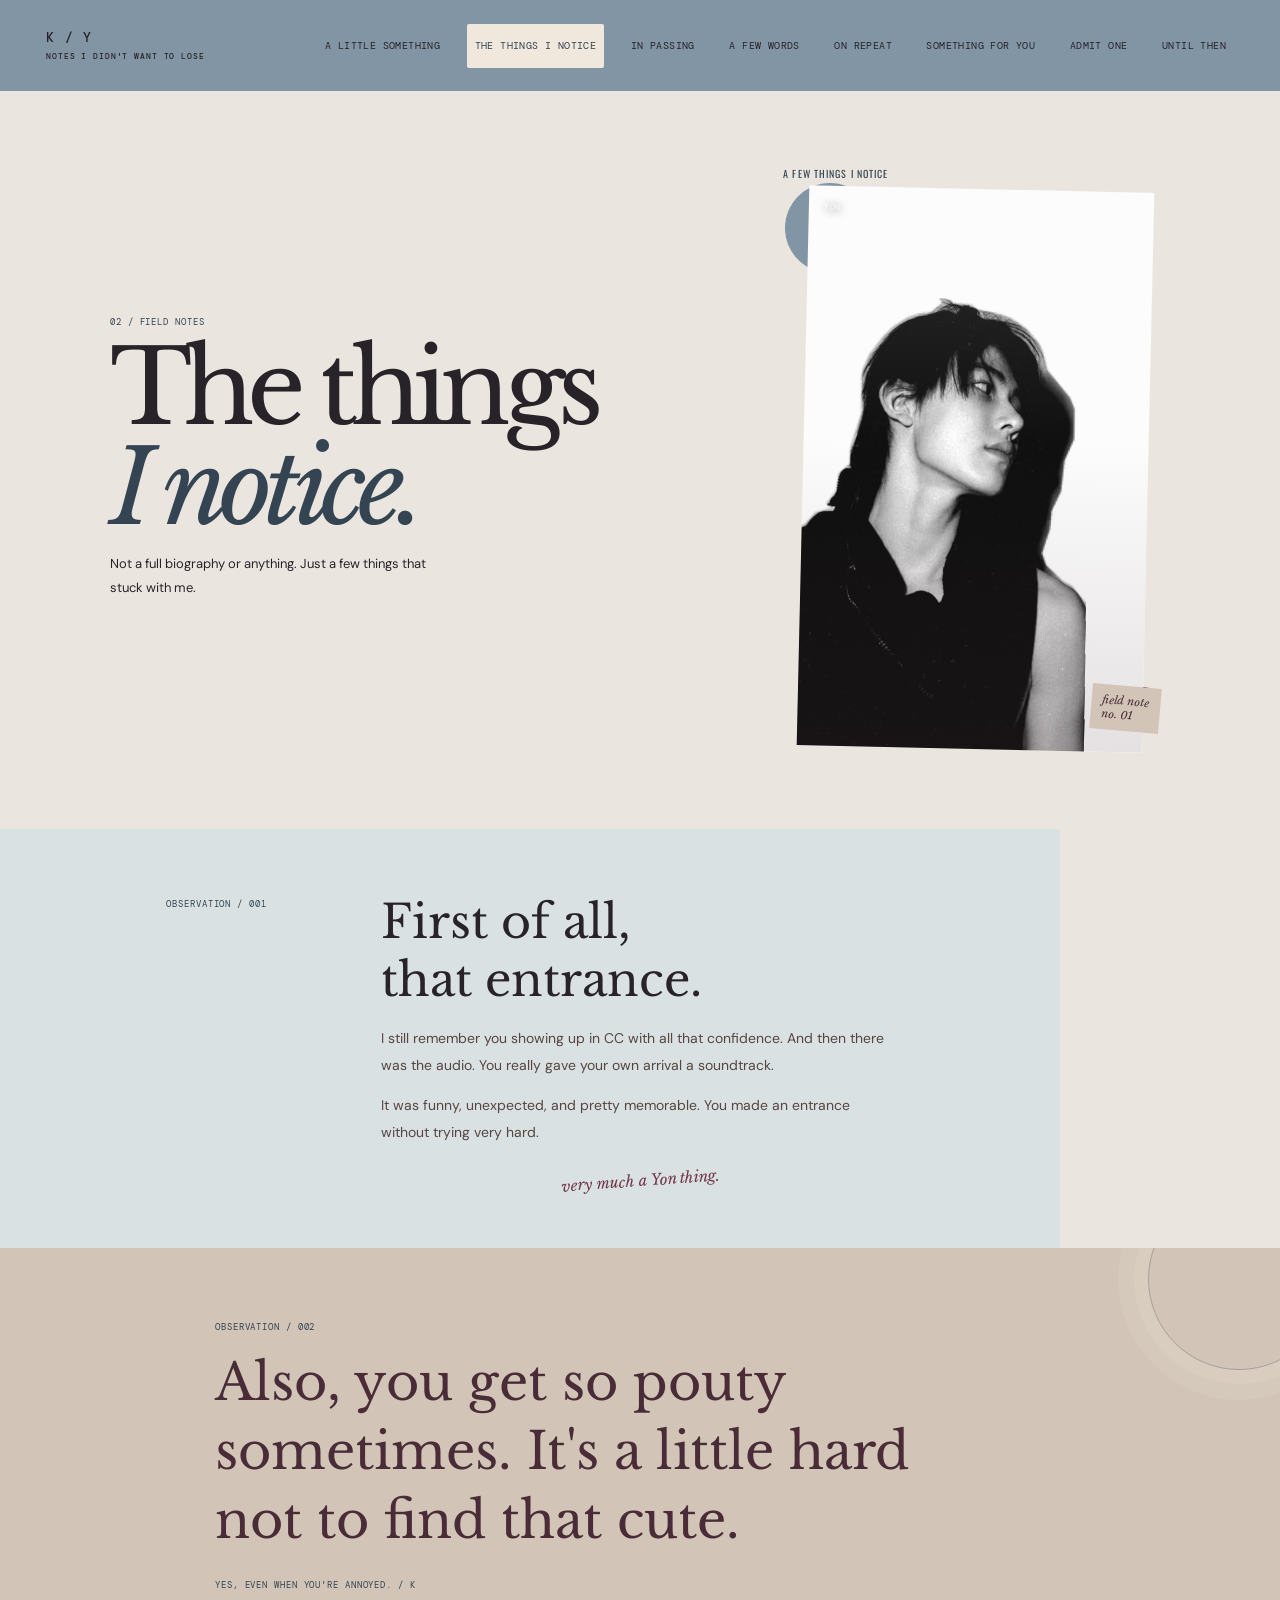
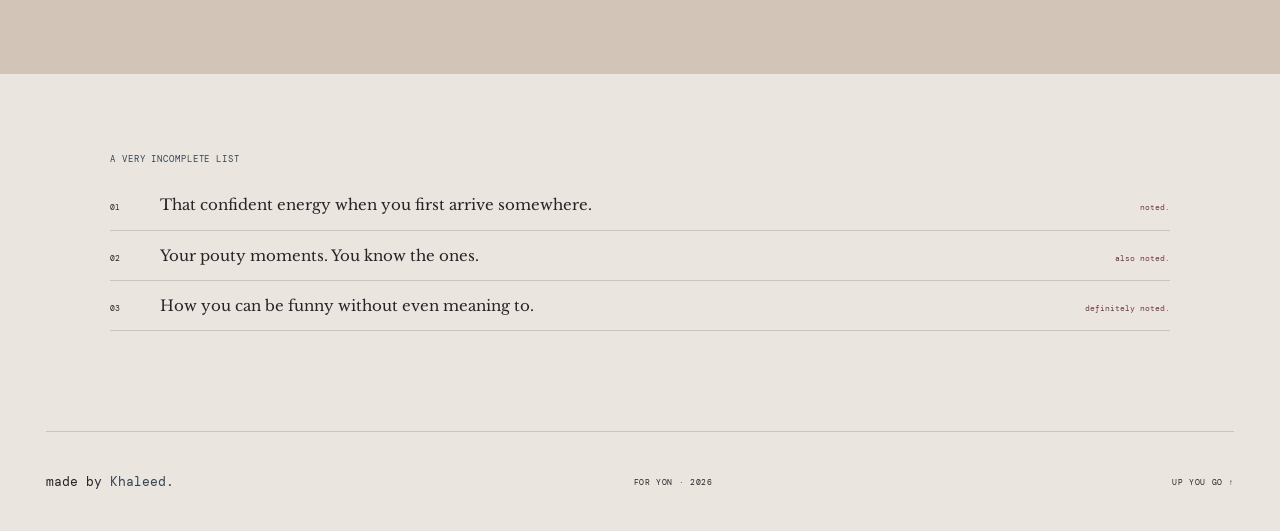
<file: subject.html>
<!doctype html>
<html lang="en">
<head>
  <meta charset="utf-8">
  <meta name="viewport" content="width=device-width, initial-scale=1">
  <meta name="theme-color" content="#8295A5">
  <meta name="description" content="The things Khaleed notices about Yon.">
  <title>The Things I Notice — For Yon</title>
  <link rel="preconnect" href="https://fonts.googleapis.com">
  <link rel="preconnect" href="https://fonts.gstatic.com" crossorigin>
  <link href="https://fonts.googleapis.com/css2?family=DM+Mono:wght@400;500&family=DM+Sans:wght@400;500;600;700&family=Libre+Baskerville:ital,wght@0,400;0,700;1,400&family=Oswald:wght@400;500&display=swap" rel="stylesheet">
  <link rel="stylesheet" href="assets/css/style.css?v=2">
  <script src="assets/js/main.js" defer></script>
</head>
<body class="subject-page">
  <div class="site-shell">
    <header class="site-header" id="top">
      <a class="wordmark" href="index.html">K / Y <span>NOTES I DIDN'T WANT TO LOSE</span></a>
      <button class="menu-toggle" aria-expanded="false" aria-controls="site-nav"><span>COME ↗</span></button>
      <nav class="site-nav" id="site-nav" aria-label="Main navigation">
        <a href="index.html">A Little Something</a>
        <a class="active" href="subject.html" aria-current="page">The Things I Notice</a>
        <a href="collection.html">In Passing</a>
        <a href="letter.html">A Few Words</a>
        <a href="soundtrack.html">On Repeat</a>
        <a href="gift.html">Something for You</a>
        <a href="admit-one.html">Admit One</a>
        <a href="last.html">Until Then</a>
      </nav>
    </header>
    <main>
<section class="split-hero section-wrap">
  <div>
    <p class="eyebrow">02 / FIELD NOTES</p>
    <h1>The things<br><em>I notice.</em></h1>
    <p class="page-lede">Not a full biography or anything. Just a few things that stuck with me.</p>
  </div>
  <div class="profile-photo-wrap">
    <span class="profile-index">A FEW THINGS I NOTICE</span>
    <div class="photo-placeholder portrait-photo" data-image="juione-01.jpg">
      <span class="photo-label">YON</span><span class="photo-help">assets/images/juione-01.jpg</span>
    </div>
    <span class="profile-note">field note<br>no. 01</span>
  </div>
</section>
<section class="subject-story section-wrap">
  <div class="type-label">OBSERVATION / 001</div>
  <div class="story-copy">
    <h2>First of all,<br>that entrance.</h2>
    <p>I still remember you showing up in CC with all that confidence. And then there was the audio. You really gave your own arrival a soundtrack.</p>
    <p>It was funny, unexpected, and pretty memorable. You made an entrance without trying very hard.</p>
    <div class="hand-note">very much a Yon thing.</div>
  </div>
</section>
<section class="pouty-section">
  <div class="section-wrap pouty-inner">
    <p class="eyebrow">OBSERVATION / 002</p>
    <p class="large-quote">Also, you get so pouty sometimes. It's a little hard not to find that cute.</p>
    <p class="type-label">YES, EVEN WHEN YOU'RE ANNOYED. / K</p>
  </div>
</section>
<section class="section-wrap pocket-list">
  <div class="type-label">A VERY INCOMPLETE LIST</div>
  <div class="pocket-item"><span>01</span><p>That confident energy when you first arrive somewhere.</p><i>noted.</i></div>
  <div class="pocket-item"><span>02</span><p>Your pouty moments. You know the ones.</p><i>also noted.</i></div>
  <div class="pocket-item"><span>03</span><p>How you can be funny without even meaning to.</p><i>definitely noted.</i></div>
</section>
</main>
    <footer class="site-footer">
      <a class="footer-mark" href="index.html">made by <span>Khaleed.</span></a>
      <p>FOR YON · <span data-year>2026</span></p>
      <a href="#top" class="back-top">UP YOU GO ↑</a>
    </footer>
  </div>
</body>
</html>
</file>
<file: assets/css/style.css>
:root {
  color-scheme: light;
  --bg: #F0E8DC;
  --header: #D2C5B7;
  --surface: #F7F2EB;
  --surface-alt: #DAE1E3;
  --ink: #492C38;
  --muted: #492C38;
  --accent: #713747;
  --accent-soft: #D2C5B7;
  --pop: #8295A5;
  --line: rgba(73, 44, 56, .19);
  --sans: "DM Sans", Arial, sans-serif;
  --serif: "Libre Baskerville", Georgia, serif;
  --mono: "DM Mono", monospace;
  --condensed: "Oswald", Impact, "Arial Narrow", sans-serif;
  --max: 1280px;
}

* { box-sizing: border-box; }
html { scroll-behavior: smooth; }
body {
  margin: 0;
  overflow-x: hidden;
  background: var(--bg);
  color: var(--ink);
  font: 15px/1.75 var(--sans);
  -webkit-font-smoothing: antialiased;
}
a { color: inherit; text-decoration: none; }
button { font: inherit; }
figure, p { margin-top: 0; }
.site-shell {
  width: min(100%, var(--max));
  margin-inline: auto;
  padding-inline: 16px;
}
.site-header {
  position: relative;
  z-index: 5;
  min-height: 76px;
  display: flex;
  align-items: center;
  justify-content: space-between;
  gap: 20px;
  isolation: isolate;
}
.site-header::before {
  position: absolute;
  z-index: -1;
  top: 0;
  bottom: 0;
  left: 50%;
  width: 100vw;
  background: var(--header);
  content: "";
  transform: translateX(-50%);
}
.wordmark { font: 500 13px/1.35 var(--mono); letter-spacing: .1em; }
.wordmark span {
  display: block;
  margin-top: 4px;
  color: var(--muted);
  font-size: 8px;
  letter-spacing: .11em;
}
.site-nav {
  position: absolute;
  top: 100%;
  right: 0;
  left: 0;
  display: none;
  flex-direction: column;
  align-items: stretch;
  gap: 0;
  padding: 5px 14px 12px;
  background: var(--header);
  border-top: 1px solid var(--line);
  box-shadow: 0 12px 20px rgba(73,44,56,.08);
}
.site-nav.is-open { display: flex; }
.site-nav a {
  min-height: 46px;
  display: flex;
  align-items: center;
  padding-inline: 10px;
  color: var(--muted);
  font: 9px var(--mono);
  letter-spacing: .04em;
  text-transform: uppercase;
  transition: color .2s ease, transform .2s ease;
}
.site-nav a:hover, .site-nav a.active { color: var(--ink); }
.site-nav a.active {
  border-radius: 2px;
  background: var(--surface);
  color: var(--accent);
}
.site-nav a:hover { transform: translateY(-2px); }
.menu-toggle {
  width: 72px;
  min-width: 72px;
  min-height: 44px;
  display: inline-flex;
  align-items: center;
  justify-content: center;
  border: 1px solid var(--line);
  border-radius: 999px;
  background: var(--surface);
  color: var(--ink);
  font: 10px var(--mono);
  letter-spacing: .07em;
}
.eyebrow, .type-label, .photo-label, .side-index, .image-caption,
.date-stamp, .notebook-margin, .playlist-head,
.collection-stamp, .gallery-aside, .snap figcaption span,
.closing-label, .profile-index, .cover-stamp {
  font: 9px/1.65 var(--mono);
  letter-spacing: .1em;
  text-transform: uppercase;
}
.eyebrow, .type-label { color: var(--accent); }
.section-wrap { width: min(100%, 1060px); margin-inline: auto; }
h1 {
  margin: 0;
  font: 400 clamp(58px, 12vw, 108px)/.98 var(--serif);
  letter-spacing: -.075em;
}
h1 em, h2 em { color: var(--accent); font-weight: 400; }
.page-lede, .hero-intro {
  max-width: 450px;
  margin: 18px 0 0;
  color: var(--muted);
  font-size: 14px;
  line-height: 1.85;
}
.text-link {
  min-height: 44px;
  display: inline-flex;
  align-items: center;
  gap: 23px;
  margin-top: 23px;
  padding: 0 0 5px;
  border-bottom: 1px solid var(--accent);
  font: 10px var(--mono);
  letter-spacing: .07em;
  text-transform: uppercase;
  transition: gap .25s ease;
}
.text-link:hover { gap: 32px; }
.text-link span { color: var(--accent); font-size: 17px; }
.photo-placeholder {
  position: relative;
  display: flex;
  min-height: 240px;
  flex-direction: column;
  justify-content: space-between;
  overflow: hidden;
  padding: 15px;
  background:
    radial-gradient(ellipse at 75% 15%, rgba(210, 197, 183, .68), transparent 25%),
    radial-gradient(ellipse at 18% 82%, rgba(130, 149, 165, .32), transparent 33%),
    linear-gradient(138deg, #D2C5B7, #8295A5 52%, #F0E8DC);
  background-position: center;
  background-size: cover;
  color: #282328;
}
.photo-placeholder::after {
  position: absolute;
  inset: 0;
  background: linear-gradient(180deg, rgba(255,255,255,.13), transparent 45%, rgba(73,44,56,.13));
  content: "";
  pointer-events: none;
}
.photo-label { position: relative; z-index: 1; }
.photo-label { font-size: 8px; }
.photo-help {
  position: absolute;
  top: 50%;
  left: 50%;
  z-index: 1;
  color: #282328;
  font: 10px var(--mono);
  transform: translate(-50%, -50%);
}
.photo-placeholder.has-image .photo-help { display: none; }
.photo-placeholder.has-image .photo-label { color: #fffaf2; text-shadow: 0 1px 9px rgba(0,0,0,.7); }
.site-footer {
  position: relative;
  min-height: 100px;
  display: flex;
  align-items: center;
  justify-content: space-between;
  gap: 15px;
  border-top: 1px solid var(--line);
}
.footer-mark { font: 13px var(--mono); }
.footer-mark span { color: var(--accent); }
.site-footer p, .back-top { margin: 0; color: var(--muted); font: 8px var(--mono); letter-spacing: .08em; }
.back-top { min-height: 44px; display: inline-flex; align-items: center; }
.site-header a:focus-visible, .site-footer a:focus-visible, .text-link:focus-visible,
button:focus-visible { outline: 2px solid var(--accent); outline-offset: 4px; }

/* Cover: a portrait first, with the title spilling into its lower edge. */
.home-page {
  --bg: #F0E8DC;
  --header: #D2C5B7;
  --surface: #F7F2EB;
  --surface-alt: #DAE1E3;
  --accent: #713747;
  --accent-soft: #D2C5B7;
  --pop: #8295A5;
}
.home-hero { display: grid; grid-template-areas: "visual" "copy"; padding-bottom: 43px; }
.home-visual {
  position: relative;
  grid-area: visual;
  height: 48svh;
  min-height: 330px;
  max-height: 540px;
  margin-inline: -16px;
}
.hero-photo { height: 100%; min-height: 0; padding: 16px 18px; }
.home-copy {
  position: relative;
  z-index: 2;
  grid-area: copy;
  margin: -58px 9px 0;
  padding: 23px 20px 19px;
  background: var(--bg);
}
.home-copy .eyebrow { max-width: 275px; font-size: 8px; }
.home-copy .hand-note {
  margin: 16px 0 24px 6%;
  color: var(--accent);
  font: italic 16px var(--serif);
  transform: rotate(-4deg);
}
.home-copy h1 { font-size: clamp(52px, 17vw, 94px); }
.home-copy h1 em { color: #344452; }
.hero-intro { max-width: 390px; margin-top: 17px; font-size: 13px; }
.cover-stamp {
  display: inline-block;
  margin: 20px 0 0 16px;
  padding: 7px 10px;
  border: 1px solid rgba(113,55,71,.55);
  border-radius: 50%;
  color: var(--accent);
  font: 400 8px/1.5 var(--condensed);
  letter-spacing: .12em;
  line-height: 1.5;
  text-align: center;
  transform: rotate(-8deg);
}
.home-visual .image-caption { position: absolute; right: 12px; bottom: 66px; z-index: 1; max-width: 145px; margin: 0; color: #fffaf2; font-size: 7px; text-align: right; text-shadow: 0 1px 6px #492C38; }
.side-index { position: absolute; top: 14px; right: 10px; color: #fffaf2; font-size: 7px; writing-mode: vertical-rl; text-shadow: 0 1px 6px #492C38; }
.cover-orbit {
  position: absolute;
  top: -14px;
  right: 34px;
  z-index: 2;
  width: 65px;
  aspect-ratio: 1;
  display: grid;
  place-items: center;
  border: 1px solid rgba(113,55,71,.45);
  border-radius: 50%;
  background: var(--pop);
  color: #282328;
  font: 7px var(--mono);
  letter-spacing: .08em;
  transform: rotate(12deg);
}
.home-note {
  position: relative;
  display: grid;
  grid-template-columns: 1fr;
  gap: 10px;
  margin-inline: -16px;
  padding: 30px 24px 44px;
  background: #DAE1E3;
}
.margin-note { color: #55463F; font: 8px var(--mono); letter-spacing: .12em; }
.note-paper { position: relative; max-width: 820px; padding: 20px 0 18px 20px; border-left: 2px solid #B09A78; }
.big-note { margin: 13px 0 8px; color: #492C38; font: 400 clamp(24px, 7vw, 40px)/1.4 var(--serif); }
.note-small { margin-bottom: 0; color: #55463F; font-size: 12px; }
.scribble { position: absolute; right: 8px; bottom: -8px; color: var(--accent); font: italic 19px var(--serif); transform: rotate(-8deg); }
.index-section { padding-block: 51px 67px; }
.index-heading { margin-bottom: 20px; }
.index-heading h2 { margin: 12px 0; font: 400 clamp(36px, 9vw, 56px)/1.15 var(--serif); letter-spacing: -.06em; }
.index-list a {
  display: grid;
  grid-template-columns: 30px 1fr 22px;
  align-items: baseline;
  gap: 3px 11px;
  padding: 13px 0;
  border-top: 1px solid var(--line);
  transition: padding .2s ease, color .2s ease;
}
.index-list a:hover { padding-left: 7px; color: var(--accent); }
.index-list a > span, .index-list a small { color: var(--muted); font: 8px var(--mono); }
.index-list a strong { font: 400 17px var(--serif); }
.index-list a small { grid-column: 2; font-family: var(--sans); font-size: 11px; }
.index-list a b { grid-column: 3; grid-row: 1 / span 2; color: var(--accent); font-weight: 400; }

/* Subject: an annotated portrait spread. */
.subject-page {
  --bg: #EAE6DF;
  --header: #8295A5;
  --surface: #F0E8DC;
  --surface-alt: #D2C5B7;
  --ink: #282328;
  --muted: #282328;
  --accent: #344452;
  --accent-soft: #DAE1E3;
  --pop: #713747;
}
.split-hero { display: grid; grid-template-columns: 1fr; gap: 0; padding-block: 37px 43px; }
.split-hero > div:first-child { position: relative; z-index: 2; grid-row: 2; margin: -26px 10px 0; padding: 19px 17px 15px; background: var(--surface); }
.split-hero .eyebrow { margin-bottom: 9px; }
.split-hero h1 { font-size: clamp(54px, 14vw, 83px); }
.split-hero .page-lede { max-width: 350px; margin-top: 13px; font-size: 13px; }
.profile-photo-wrap { position: relative; grid-row: 1; width: 90%; margin-inline: auto 0; }
.profile-photo-wrap::before {
  position: absolute;
  top: 17px;
  left: -18px;
  width: 90px;
  height: 90px;
  border-radius: 50%;
  background: #8295A5;
  content: "";
}
.profile-photo-wrap::after {
  position: absolute;
  right: -9px;
  bottom: 36px;
  width: 24px;
  height: 24px;
  border: 1px solid #713747;
  border-radius: 50%;
  content: "";
}
.profile-index { position: relative; z-index: 1; display: block; margin: 0 0 8px -20px; color: #344452; font: 400 10px var(--condensed); letter-spacing: .11em; }
.portrait-photo { position: relative; z-index: 1; min-height: 46svh; transform: rotate(1.3deg); }
.profile-note {
  position: absolute;
  z-index: 2;
  right: -12px;
  bottom: 60px;
  padding: 8px 11px;
  background: #D2C5B7;
  color: #492C38;
  font: italic 11px/1.3 var(--serif);
  transform: rotate(5deg);
}
.subject-story { display: grid; grid-template-columns: 1fr; gap: 16px; margin-inline: -16px; padding: 32px 24px 40px; background: #DAE1E3; }
.subject-story > .type-label { padding-top: 4px; }
.story-copy { max-width: 700px; }
.story-copy h2 { margin: 0 0 17px; font: 400 clamp(30px, 8vw, 46px)/1.25 var(--serif); }
.story-copy p { max-width: 570px; color: #55463F; font-size: 14px; line-height: 1.9; }
.story-copy .hand-note { margin: 20px 0 0 35%; color: #713747; font: italic 15px var(--serif); transform: rotate(-4deg); }
.pouty-section { position: relative; overflow: hidden; margin-inline: -16px; padding: 37px 24px; background: #D2C5B7; }
.pouty-section::after {
  position: absolute;
  top: -60px;
  right: -50px;
  width: 180px;
  height: 180px;
  border: 1px solid rgba(52,68,82,.28);
  border-radius: 50%;
  box-shadow: 0 0 0 14px rgba(240,232,220,.11), 0 0 0 30px rgba(240,232,220,.08);
  content: "";
}
.pouty-inner { position: relative; z-index: 1; max-width: 850px; }
.large-quote { max-width: 760px; margin: 14px 0 22px; color: #492C38; font: 400 clamp(27px, 7.5vw, 48px)/1.35 var(--serif); }
.pocket-list { padding-block: 43px 65px; }
.pocket-list > .type-label { display: block; margin-bottom: 14px; }
.pocket-item { display: grid; grid-template-columns: 26px 1fr; align-items: baseline; gap: 5px 10px; padding: 13px 0; border-bottom: 1px solid var(--line); }
.pocket-item span, .pocket-item i { color: var(--muted); font: 8px var(--mono); }
.pocket-item p { margin: 0; font: 15px/1.55 var(--serif); }
.pocket-item i { grid-column: 2; color: #713747; }

/* Camera roll: one oversized image and an uneven contact sheet. */
.collection-page {
  --bg: #F0E8DC;
  --header: #D2C5B7;
  --surface: #F7F2EB;
  --surface-alt: #DAE1E3;
  --accent: #713747;
  --accent-soft: #D2C5B7;
  --pop: #8295A5;
}
.collection-top { padding-top: 34px; }
.collection-heading { position: relative; padding: 0 4px 21px; }
.collection-heading h1 { margin-top: 5px; font-size: clamp(55px, 13vw, 88px); }
.collection-heading h1 em { color: #344452; }
.collection-heading .page-lede { max-width: 300px; margin-top: 12px; font-size: 13px; }
.collection-stamp { display: inline-block; margin: 12px 0 4px 19px; color: var(--muted); font-size: 8px; transform: rotate(-3deg); }
.collection-lead { position: relative; width: calc(100% + 32px); margin: 0 -16px; }
.photo-open { width: 100%; display: block; padding: 0; overflow: hidden; border: 0; background: transparent; color: inherit; cursor: zoom-in; text-align: inherit; }
.photo-open:focus-visible { outline: 3px solid var(--accent); outline-offset: 3px; }
.lead-photo { min-height: 62svh; }
.photo-open .photo-placeholder { transition: transform .55s cubic-bezier(.2,.7,.2,1), filter .4s ease; }
.photo-open:hover .photo-placeholder { transform: scale(1.018); filter: saturate(1.08); }
.collection-lead figcaption { display: flex; justify-content: space-between; gap: 14px; padding: 9px 17px 0; color: #55463F; font: italic 12px var(--serif); }
.collection-lead figcaption span { font: 8px var(--mono); }
.scrapbook { display: grid; grid-template-columns: 1fr; gap: 28px; padding-block: 43px 46px; }
.snap { width: 88%; margin: 0; }
.snap-one { width: 94%; }
.snap-two { width: 78%; margin-left: auto; }
.snap-four { width: 88%; margin-left: 7%; }
.snap-one .photo-placeholder { min-height: 53svh; }
.snap-two .photo-placeholder { min-height: 41svh; }
.snap-four .photo-placeholder { min-height: 50svh; }
.snap figcaption { padding: 9px 3px; color: #492C38; font: italic 13px/1.5 var(--serif); }
.snap figcaption span { display: block; margin-bottom: 3px; color: #55463F; font: 8px var(--mono); }
.gallery-aside {
  justify-self: end;
  margin: 0 10% 12px 0;
  padding: 14px 19px;
  border-radius: 50%;
  background: #8295A5;
  color: #282328;
  font-size: 9px;
  text-align: center;
  transform: rotate(6deg);
}
.lightbox {
  width: min(94vw, 960px);
  max-width: none;
  max-height: 92vh;
  padding: 18px;
  border: 0;
  background: #F0E8DC;
  color: var(--ink);
  box-shadow: 0 18px 80px rgba(73,44,56,.24);
}
.lightbox[open] { animation: lightbox-in .2s ease-out both; }
.lightbox::backdrop { background: rgba(52, 68, 82, .76); backdrop-filter: blur(4px); }
.lightbox-close { display: block; min-height: 44px; margin: 0 0 12px auto; padding: 0 10px; border: 0; background: transparent; color: var(--ink); font: 10px var(--mono); cursor: pointer; }
.lightbox-close span { margin-left: 8px; font-size: 20px; }
.lightbox figure { margin: 0; }
.lightbox-image {
  min-height: 220px;
  max-height: 75vh;
  display: grid;
  place-items: center;
  overflow: hidden;
  background: linear-gradient(145deg, #8295A5, #D2C5B7 54%, #F0E8DC);
}
.lightbox-image img { display: block; width: 100%; max-height: 75vh; object-fit: contain; }
.lightbox-image img[hidden] { display: none; }
.lightbox-placeholder { margin: 0; padding: 30px; color: #492C38; font: 11px var(--mono); }
.lightbox-placeholder[hidden] { display: none; }
.lightbox figcaption { padding-top: 11px; color: #55463F; font: italic 13px var(--serif); }

/* Letter: an open sheet of warm paper, not a floating card. */
.letter-page {
  --bg: #F0E8DC;
  --header: #8295A5;
  --surface: #F7F2EB;
  --surface-alt: #D2C5B7;
  --ink: #282328;
  --muted: #282328;
  --accent: #713747;
  --accent-soft: #D2C5B7;
  --pop: #8295A5;
}
.letter-heading { padding-block: 38px 24px; }
.letter-heading h1 { margin-top: 6px; font-size: clamp(53px, 12vw, 83px); }
.letter-heading .page-lede { max-width: 330px; margin: 12px 0 0 12%; font-size: 13px; }
.notebook-page {
  position: relative;
  width: calc(100% + 32px);
  margin: 0 -16px 55px;
  padding: 42px 25px 48px 45px;
  overflow: hidden;
  background:
    repeating-linear-gradient(0deg, transparent 0 31px, rgba(130,149,165,.16) 32px),
    radial-gradient(ellipse at 16% 12%, rgba(255,255,255,.8), transparent 55%),
    #F7F2EB;
  color: #492C38;
  box-shadow: 0 11px 22px rgba(73,44,56,.08);
}
.notebook-page::before {
  position: absolute;
  top: 0;
  bottom: 0;
  left: 31px;
  width: 1px;
  background: rgba(176,154,120,.5);
  content: "";
}
.notebook-page::after {
  position: absolute;
  top: -25px;
  right: -28px;
  width: 90px;
  height: 90px;
  border: 1px solid rgba(130,149,165,.34);
  border-radius: 50%;
  box-shadow: 0 0 0 9px rgba(130,149,165,.08);
  content: "";
}
.notebook-margin { position: absolute; top: 15px; right: 17px; z-index: 1; color: #344452; font-size: 7px; }
.notebook-content .date-stamp { color: #344452; font-size: 8px; }
.notebook-content h2 { margin: 30px 0 22px; font: 400 33px var(--serif); }
.notebook-content p:not(.date-stamp):not(.letter-end):not(.letter-sign) { color: #55463F; font: 14px/2 var(--sans); }
.letter-end { margin-top: 28px; color: #55463F; font: italic 16px/1.8 var(--serif); }
.letter-sign { margin: 12px 0 0; color: #713747; font: italic 23px var(--serif); }

/* Soundtrack: layered sleeve, vinyl and a real place for a future player. */
.soundtrack-page {
  --bg: #E2E6E7;
  --header: #D2C5B7;
  --surface: #F0E8DC;
  --surface-alt: #8295A5;
  --accent: #344452;
  --accent-soft: #D2C5B7;
  --pop: #713747;
}
.soundtrack-hero { display: grid; grid-template-columns: 1fr; gap: 23px; padding-block: 38px 35px; }
.soundtrack-hero h1 { margin-top: 5px; font-size: clamp(61px, 15vw, 90px); }
.soundtrack-hero .page-lede { max-width: 380px; margin-top: 14px; font-size: 13px; }
.record-visual {
  position: relative;
  display: grid;
  place-items: center;
  min-width: 0;
  min-height: 0;
  aspect-ratio: 866 / 768;
  background:
    radial-gradient(ellipse at 20% 12%, rgba(255,255,255,.55), transparent 40%),
    #D2C5B7;
}
.music-box-art { display: block; width: 100%; height: auto; }
.carousel-art {
  position: absolute;
  inset: 0;
  display: block;
  width: 100%;
  height: 100%;
  overflow: visible;
  pointer-events: none;
}
.carousel-turning {
  transform-box: view-box;
  transform-origin: 416.5px 438px;
  animation: carousel-turn 32s linear infinite;
  animation-play-state: paused;
}
.carousel-horse-upright {
  transform-box: fill-box;
  transform-origin: center;
  animation: carousel-horse-counter 32s linear infinite;
  animation-play-state: paused;
}
.record-visual.is-playing .carousel-turning,
.record-visual.is-playing .carousel-horse-upright { animation-play-state: running; }
.playlist { padding-bottom: 62px; }
.playlist-head { display: flex; justify-content: space-between; padding: 11px 0; color: var(--accent); border-bottom: 1px solid var(--line); }
.track {
  display: grid;
  grid-template-columns: 34px minmax(0, 1fr) 42px auto;
  align-items: center;
  gap: 12px;
  min-height: 71px;
  padding: 10px 4px;
  border-bottom: 1px solid var(--line);
  transition: padding .2s ease, background .2s ease;
}
.track:hover { padding-inline: 11px; background: rgba(210,197,183,.3); }
.track.is-playing { background: rgba(210,197,183,.3); box-shadow: inset 2px 0 0 var(--pop); }
.track-no, .track-length { color: var(--muted); font: 8px var(--mono); }
.track strong, .track small { display: block; }
.track strong { font: 15px var(--serif); }
.track small { color: var(--muted); font-size: 10px; }
.track-play {
  padding: 7px;
  color: var(--accent);
  border: 1px solid var(--accent);
  background: transparent;
  font: 8px var(--mono);
  white-space: nowrap;
  cursor: pointer;
}
.track-play:hover, .track-play[aria-pressed="true"] { color: var(--surface); background: var(--accent); }
.player-slot {
  margin-top: 24px;
  padding: 16px 17px;
  background: #8295A5;
  color: #282328;
}
.player-slot audio { display: block; width: 100%; }
.playlist-status:empty { display: none; }
.playlist-status { margin: 10px 0 0; font: 8px var(--mono); }
.playlist-status[data-state="loading"]::before {
  display: inline-block;
  width: 7px;
  height: 7px;
  margin-right: 7px;
  border: 1px solid currentColor;
  border-right-color: transparent;
  border-radius: 50%;
  vertical-align: -1px;
  animation: audio-loading .8s linear infinite;
  content: "";
}
@keyframes carousel-turn {
  to { transform: rotate(360deg); }
}
@keyframes carousel-horse-counter { to { transform: rotate(-360deg); } }
@keyframes audio-loading { to { transform: rotate(360deg); } }

/* Gift: a small toy theatre with a warm paper reveal. */
.gift-page {
  --bg: #F0E8DC;
  --header: #8295A5;
  --surface: #F7F2EB;
  --surface-alt: #D2C5B7;
  --ink: #282328;
  --muted: #282328;
  --accent: #713747;
  --accent-soft: #D2C5B7;
  --pop: #8295A5;
}
.gift-hero { display: grid; grid-template-columns: .6fr 1fr; grid-template-areas: "label label" "title title" "copy copy"; align-items: end; gap: 6px 8%; padding-block: 38px 15px; }
.gift-hero .eyebrow { grid-area: label; }
.gift-hero h1 { grid-area: title; font-size: clamp(68px, 17vw, 100px); }
.gift-hero .page-lede { grid-area: copy; max-width: 350px; margin: 13px 0 0 13%; font-size: 13px; }
.gift-interactive {
  position: relative;
  display: flex;
  min-height: 490px;
  flex-direction: column;
  align-items: center;
  padding-block: 17px 70px;
  text-align: center;
}
.gift-interactive::before {
  position: absolute;
  top: 55px;
  width: min(82vw, 370px);
  aspect-ratio: 1.1;
  border: 1px solid rgba(52,68,82,.18);
  border-radius: 47% 53% 62% 38% / 52% 43% 57% 48%;
  background: rgba(247,242,235,.55);
  content: "";
  animation: gift-cloud 8s ease-in-out infinite alternate;
}
.gift-interactive::after {
  position: absolute;
  top: 125px;
  right: 8%;
  width: 9px;
  height: 9px;
  border-radius: 50%;
  background: var(--pop);
  box-shadow: -270px 155px 0 #8295A5, -250px -40px 0 #D2C5B7, -32px 230px 0 #713747;
  content: "";
}
.gift-box { position: relative; z-index: 1; width: 170px; height: 150px; margin: 48px auto 24px; transition: transform .5s ease; }
.gift-box::before { position: absolute; z-index: 0; bottom: 32px; left: 20px; width: 130px; height: 95px; background: #F0E8DC; content: ""; }
.gift-body {
  position: absolute;
  z-index: 1;
  bottom: 0;
  left: 10px;
  display: grid;
  width: 150px;
  height: 98px;
  place-items: center;
  background: #D2C5B7;
  color: #492C38;
  font: 10px var(--mono);
  letter-spacing: .2em;
  box-shadow: 0 14px 26px rgba(73,44,56,.14);
}
.gift-lid { position: absolute; z-index: 3; top: 29px; left: 2px; width: 166px; height: 27px; background: #8295A5; transform-origin: 12% 90%; transition: transform .7s cubic-bezier(.2,.8,.2,1); }
.gift-ribbon { position: absolute; z-index: 4; top: 29px; left: 77px; width: 14px; height: 120px; background: rgba(240,232,220,.75); transition: opacity .25s ease; }
.gift-box.is-opening { transform: translateY(9px); }
.gift-box.is-opening .gift-lid { transform: translate(-24px,-75px) rotate(-35deg); }
.gift-box.is-opening .gift-ribbon { opacity: 0; }
.open-gift-button {
  position: relative;
  z-index: 1;
  min-height: 48px;
  padding: 13px 20px;
  border: 1px solid var(--accent);
  border-radius: 999px;
  background: var(--surface);
  color: var(--ink);
  font: 10px var(--mono);
  letter-spacing: .06em;
  text-transform: uppercase;
  cursor: pointer;
  transition: background .2s ease, color .2s ease, transform .2s ease;
}
.open-gift-button:hover, .open-gift-button.is-done { background: var(--accent); color: white; }
.open-gift-button:active { transform: scale(.98); }
.open-gift-button span { margin-left: 12px; }
.open-gift-button:disabled { opacity: .8; cursor: default; }
.flower-reveal[hidden] { display: none; }
.flower-reveal { position: relative; z-index: 1; width: min(100%, 520px); margin-top: 31px; }
.flower-reveal.is-visible { animation: reveal-in .8s cubic-bezier(.2,.7,.25,1) both; }
.bloom { position: relative; width: 170px; height: 176px; margin: 0 auto; }
.bloom-petal { position: absolute; top: 26px; left: 70px; width: 30px; height: 70px; border-radius: 50% 50% 45% 45%; background: #8295A5; transform-origin: 50% 100%; opacity: 0; }
.bloom.is-blooming .bloom-petal { opacity: 1; }
.petal-a { animation: bloom-a .65s .05s ease-out both; }
.petal-b { animation: bloom-b .65s .12s ease-out both; }
.petal-c { animation: bloom-c .65s .19s ease-out both; }
.petal-d { animation: bloom-d .65s .26s ease-out both; }
.petal-e { animation: bloom-e .65s .33s ease-out both; }
.petal-f { animation: bloom-f .65s .4s ease-out both; }
@keyframes bloom-a { to { opacity:1; transform: rotate(0deg) translateY(-15px); } }
@keyframes bloom-b { to { opacity:1; transform: rotate(60deg) translateY(-15px); } }
@keyframes bloom-c { to { opacity:1; transform: rotate(120deg) translateY(-15px); } }
@keyframes bloom-d { to { opacity:1; transform: rotate(180deg) translateY(-15px); } }
@keyframes bloom-e { to { opacity:1; transform: rotate(240deg) translateY(-15px); } }
@keyframes bloom-f { to { opacity:1; transform: rotate(300deg) translateY(-15px); } }
.bloom-core { position: absolute; top: 55px; left: 80px; width: 12px; height: 12px; border-radius: 50%; background: #B09A78; }
.bloom-stem { position: absolute; top: 65px; left: 85px; width: 2px; height: 108px; background: #55463F; }
.bloom-leaf { position: absolute; top: 120px; left: 86px; width: 36px; height: 16px; border-radius: 100% 0 100% 0; background: #8295A5; transform: rotate(-25deg); }
.flower-caption { color: var(--accent); font: italic 14px var(--serif); }
.gift-note-card { margin-top: 21px; padding: 23px 22px; background: #F7F2EB; text-align: left; box-shadow: 5px 7px 0 rgba(52,68,82,.13); }
.gift-note-card p:not(.eyebrow) { margin: 10px 0; font: 19px/1.6 var(--serif); }
.gift-note-card span { display: block; color: var(--accent); font: italic 16px var(--serif); text-align: right; }
@keyframes gift-cloud { to { border-radius: 58% 42% 45% 55% / 42% 60% 40% 58%; transform: rotate(4deg) scale(1.02); } }

/* Last page: warm paper, blue-grey and wine details. */
.closing-page {
  --bg: #F0E8DC;
  --header: #D2C5B7;
  --surface: #F7F2EB;
  --surface-alt: #DAE1E3;
  --accent: #713747;
  --accent-soft: #D2C5B7;
  --pop: #8295A5;
}
.closing-hero { display: grid; grid-template-columns: 1fr; padding-block: 42px 10px; }
.closing-heading { position: relative; z-index: 1; padding: 0 0 16px 5px; }
.closing-heading h1 { margin-top: 10px; font-size: clamp(58px, 14vw, 91px); }
.closing-heading h1 em { color: #344452; }
.closing-scribble { position: absolute; right: 12%; bottom: -5px; color: #713747; font: italic 15px var(--serif); transform: rotate(-8deg); }
.closing-photo-wrap { width: 92%; margin: 0 0 0 auto; }
.closing-photo { min-height: 47svh; }
.closing-photo-wrap figcaption { margin-top: 8px; color: #55463F; font: italic 12px var(--serif); }
.closing-note {
  position: relative;
  margin: 24px -16px 46px;
  padding: 27px 25px 33px;
  background: #DAE1E3;
}
.closing-note::before {
  position: absolute;
  top: -12px;
  left: 24px;
  width: 58px;
  height: 18px;
  background: rgba(176,154,120,.65);
  content: "";
  transform: rotate(-4deg);
}
.closing-label { color: #55463F; font: 400 10px var(--condensed); letter-spacing: .13em; }
.closing-message { max-width: 700px; margin: 17px 0 19px; color: #492C38; font: 400 clamp(21px, 6vw, 34px)/1.6 var(--serif); }
.closing-sign { margin: 0; color: #713747; font: italic 20px var(--serif); }
.closing-sign span { display: inline-block; margin-left: 7px; color: #344452; font: 17px var(--sans); }
.closing-note .text-link { margin-top: 20px; }

/* Progressive scroll entrances. */
.motion-ready .reveal { opacity: 0; transform: translateY(16px); transition: opacity .7s ease, transform .7s ease; }
.motion-ready .reveal.is-in-view { opacity: 1; transform: translateY(0); }
@keyframes reveal-in { from { opacity: 0; transform: translateY(15px) scale(.98); } to { opacity: 1; transform: translateY(0) scale(1); } }
@keyframes lightbox-in { from { opacity: 0; transform: scale(.98); } to { opacity: 1; transform: scale(1); } }

/* A more composed tablet spread. */
@media (min-width: 680px) {
  .site-shell { padding-inline: 30px; }
  .site-header { min-height: 84px; }
  .home-hero { grid-template-columns: .9fr 1.1fr; grid-template-areas: "copy visual"; align-items: center; gap: 4%; padding-block: 58px 62px; }
  .home-copy { margin: 0 0 0 2%; padding: 0; background: transparent; }
  .home-copy h1 { font-size: clamp(65px, 8vw, 104px); }
  .home-visual { height: 62vw; max-height: 590px; margin: 0; }
  .hero-photo { min-height: 100%; }
  .home-visual .image-caption { bottom: 11px; }
  .cover-orbit { right: 38px; }
  .home-note { grid-template-columns: 85px 1fr; gap: 20px; margin-inline: -30px; padding: 42px 7%; }
  .margin-note { padding-top: 18px; writing-mode: vertical-rl; }
  .note-paper { padding: 20px 32px; }
  .index-section { display: grid; grid-template-columns: .7fr 1.3fr; gap: 8%; padding-block: 65px 80px; }
  .split-hero { grid-template-columns: .86fr 1fr; align-items: center; gap: 7%; padding-block: 65px 58px; }
  .split-hero > div:first-child { grid-row: auto; margin: 0; padding: 0; background: transparent; }
  .split-hero h1 { font-size: clamp(57px, 7.5vw, 90px); }
  .profile-photo-wrap { grid-row: auto; width: 88%; margin-inline: auto 5%; }
  .profile-note { bottom: 18px; }
  .portrait-photo { min-height: 500px; }
  .subject-story { grid-template-columns: .32fr 1fr; gap: 7%; margin-inline: -30px; padding: 48px 8%; }
  .pouty-section { margin-inline: -30px; padding: 54px 8%; }
  .pocket-list { padding-block: 58px 80px; }
  .pocket-item { grid-template-columns: 38px 1fr 140px; gap: 12px; }
  .pocket-item i { grid-column: auto; text-align: right; }
  .collection-top { padding-top: 55px; }
  .collection-heading { padding-inline: 0; }
  .collection-heading h1 { font-size: clamp(70px, 9vw, 108px); }
  .collection-lead { width: calc(100% + 60px); margin-inline: -30px; }
  .lead-photo { min-height: 66vw; max-height: 720px; }
  .collection-lead figcaption { padding-inline: 34px; }
  .scrapbook { grid-template-columns: 1fr 1fr; align-items: start; gap: 38px 7%; padding-block: 65px; }
  .snap-one { width: 91%; }
  .snap-two { width: 82%; margin: 82px 0 0 auto; }
  .snap-four { width: 87%; margin: -3px 0 0 8%; }
  .snap-one .photo-placeholder { min-height: 480px; }
  .snap-two .photo-placeholder { min-height: 360px; }
  .snap-four .photo-placeholder { min-height: 455px; }
  .gallery-aside { align-self: center; justify-self: center; margin: 25px 0; }
  .letter-heading { padding-block: 55px 28px; }
  .notebook-page { width: min(100%, 900px); margin: 0 auto 75px; padding: 55px 10% 65px 14%; }
  .notebook-page::before { left: 9%; }
  .notebook-margin { top: 22px; right: 23px; }
  .notebook-content p:not(.date-stamp):not(.letter-end):not(.letter-sign) { font-size: 15px; }
  .soundtrack-hero { grid-template-columns: 1fr .9fr; align-items: center; gap: 6%; padding-block: 58px 48px; }
  .soundtrack-hero h1 { font-size: clamp(62px, 8vw, 94px); }
  .record-visual { min-height: 0; }
  .playlist { max-width: 850px; padding-bottom: 75px; }
  .gift-hero { grid-template-columns: .7fr 1fr; grid-template-areas: "label label" "title title" "copy copy"; padding-block: 55px 16px; }
  .gift-hero h1 { font-size: clamp(75px, 10vw, 108px); }
  .gift-interactive { min-height: 545px; }
  .closing-hero { grid-template-columns: .86fr 1.14fr; align-items: center; gap: 5%; padding-block: 62px 22px; }
  .closing-heading { padding-left: 0; }
  .closing-heading h1 { font-size: clamp(60px, 8vw, 98px); }
  .closing-photo-wrap { width: 100%; margin: 0; }
  .closing-photo { min-height: 500px; }
  .closing-note { margin: 24px -30px 60px; padding: 38px 9%; }
}

/* Desktop: widen the spreads without losing the hand-made overlaps. */
@media (min-width: 901px) {
  .menu-toggle { display: none; }
  .site-nav {
    position: static;
    display: flex;
    flex-direction: row;
    align-items: center;
    gap: clamp(9px, 1.45vw, 22px);
    padding: 0;
    background: transparent;
    border: 0;
    box-shadow: none;
  }
  .site-nav a { min-height: 44px; padding-inline: 8px; font-size: 9px; }
}

@media (min-width: 1024px) {
  .site-shell { padding-inline: 46px; }
  .site-header { min-height: 91px; }
  .site-nav a { font-size: 10px; }
  .home-hero { min-height: 660px; grid-template-columns: .92fr 1.08fr; gap: 8%; padding-block: 76px 88px; }
  .home-copy { margin-left: 7%; }
  .home-copy h1 { font-size: clamp(88px, 8.3vw, 124px); }
  .home-visual { height: min(63vw, 650px); }
  .home-note { margin-inline: -46px; padding-inline: 12%; }
  .index-section { padding-block: 75px 105px; }
  .index-heading h2 { font-size: 61px; }
  .split-hero { grid-template-columns: 1fr .9fr; gap: 12%; padding-block: 75px 80px; }
  .split-hero h1 { font-size: clamp(80px, 8vw, 112px); }
  .profile-photo-wrap { width: 78%; }
  .portrait-photo { min-height: 560px; }
  .subject-story { margin-inline: -46px; padding: 64px 14%; }
  .pouty-section { margin-inline: -46px; padding: 72px 14%; }
  .large-quote { font-size: 51px; }
  .pocket-list { padding-block: 78px 100px; }
  .collection-top { padding-top: 71px; }
  .collection-heading h1 { font-size: 112px; }
  .collection-stamp { position: absolute; right: 3px; bottom: 47px; margin: 0; }
  .collection-lead { width: calc(100% + 92px); margin-inline: -46px; }
  .lead-photo { min-height: min(67vh, 790px); }
  .collection-lead figcaption { padding-inline: 60px; }
  .scrapbook { grid-template-columns: 1.05fr .76fr; gap: 65px 10%; padding-block: 90px; }
  .snap-one .photo-placeholder { min-height: 570px; }
  .snap-two { margin-top: 125px; }
  .snap-two .photo-placeholder { min-height: 410px; }
  .snap-four { margin-top: -30px; }
  .snap-four .photo-placeholder { min-height: 510px; }
  .gallery-aside { font-size: 10px; }
  .letter-heading { padding-block: 73px 35px; }
  .letter-heading .page-lede { margin-left: 17%; }
  .notebook-page { padding: 70px 13% 80px 17%; margin-bottom: 100px; }
  .notebook-page::before { left: 12%; }
  .notebook-content h2 { margin-top: 38px; }
  .notebook-content p:not(.date-stamp):not(.letter-end):not(.letter-sign) { font-size: 16px; }
  .soundtrack-hero { padding-block: 80px 65px; }
  .record-visual { min-height: 0; }
  .playlist { padding-bottom: 105px; }
  .gift-hero { grid-template-columns: .7fr 1fr; grid-template-areas: "label title" "copy title"; padding-block: 80px 28px; }
  .gift-hero h1 { font-size: 116px; }
  .gift-hero .page-lede { margin: 15px 0 12px; }
  .gift-interactive { min-height: 560px; }
  .closing-hero { padding-block: 78px 36px; }
  .closing-heading h1 { font-size: 103px; }
  .closing-photo { min-height: 590px; }
  .closing-note { margin-inline: -46px; padding: 47px 13%; }
}

@media (prefers-reduced-motion: reduce) {
  html { scroll-behavior: auto; }
  *, *::before, *::after { animation-duration: .01ms !important; animation-iteration-count: 1 !important; transition-duration: .01ms !important; }
  .motion-ready .reveal { opacity: 1; transform: none; }
}

@media (max-width: 390px) {
  .home-copy { padding-inline: 16px; }
  .home-copy h1, .gift-hero h1 { font-size: clamp(52px, 17vw, 66px); }
}

@media (max-width: 350px) {
  .home-copy { padding-inline: 13px; }
}
</file>
<file: assets/css/admit-one.css>
.admit-page {
  --admit-wine: #492C38;
  --admit-burgundy: #713747;
  --admit-cream: #F7F2EB;
  --admit-brass: #B09A78;
  --admit-blue: #8295A5;
}

.admit-chapter { padding-block: 42px 78px; }
.admit-heading { width: min(100%, 570px); margin: 0 auto 18px; }
.admit-heading h1 { margin-top: 8px; font-size: clamp(62px, 13vw, 104px); }
.admit-heading h1 em { color: var(--admit-burgundy); }
.admit-intro-copy { max-width: 430px; margin: 15px 0 0 8%; font-size: 13px; }

.ticket-view {
  display: flex;
  flex-direction: column;
  align-items: center;
  padding: 8px 0 48px;
  text-align: center;
}
.ticket-stage { width: min(100%, 590px); padding: 18px 10px 25px; perspective: 1000px; }
.admit-ticket {
  position: relative;
  display: grid;
  grid-template-columns: minmax(0, 1fr) 92px;
  min-height: 238px;
  color: #34252B;
  background: var(--admit-cream);
  border: 1px solid var(--admit-brass);
  box-shadow: 0 18px 34px rgba(73,44,56,.12);
  transform: rotate(-1deg);
  transition: box-shadow .3s ease, transform .3s ease;
}
.admit-ticket::before, .admit-ticket::after {
  position: absolute;
  z-index: 2;
  right: 81px;
  width: 18px;
  height: 18px;
  border: 1px solid var(--admit-brass);
  border-radius: 50%;
  background: var(--bg);
  content: "";
}
.admit-ticket::before { top: -10px; }
.admit-ticket::after { bottom: -10px; }
.ticket-main {
  display: flex;
  flex-direction: column;
  align-items: flex-start;
  justify-content: space-between;
  margin: 8px;
  padding: 19px clamp(17px, 5vw, 38px) 15px;
  border: 1px solid rgba(176,154,120,.58);
  text-align: left;
}
.ticket-house, .ticket-label, .ticket-reserved, .ticket-details, .stub-seat, .stub-number {
  font: 8px/1.5 var(--mono);
  letter-spacing: .13em;
}
.ticket-house { margin: 0; color: var(--admit-burgundy); }
.ticket-label { margin: 12px 0 -12px; color: var(--admit-blue); }
.ticket-main h2 {
  margin: 0;
  color: var(--admit-burgundy);
  font: 500 clamp(54px, 13vw, 88px)/.95 var(--condensed);
  letter-spacing: .08em;
}
.ticket-reserved { margin: 10px 0 0; color: var(--admit-wine); }
.ticket-details {
  width: 100%;
  display: flex;
  justify-content: space-between;
  gap: 12px;
  margin: 16px 0 0;
  padding-top: 10px;
  border-top: 1px solid rgba(176,154,120,.55);
  color: #55463F;
  font-size: 7px;
}
.ticket-stub {
  position: relative;
  display: flex;
  flex-direction: column;
  align-items: center;
  justify-content: space-between;
  padding: 17px 9px 13px;
  border-left: 1px dashed var(--admit-brass);
  color: var(--admit-burgundy);
}
.stub-admission { font: 7px var(--mono); letter-spacing: .09em; writing-mode: vertical-rl; }
.stub-seat { color: #55463F; text-align: center; }
.stub-barcode {
  width: 43px;
  height: 29px;
  background: repeating-linear-gradient(90deg, #492C38 0 1px, transparent 1px 3px, #492C38 3px 5px, transparent 5px 7px);
  opacity: .8;
}
.stub-number { font-size: 7px; }
.ticket-note { margin: 0 0 14px; color: #55463F; font: italic 12px var(--serif); }
.ticket-action, .return-ticket {
  min-height: 48px;
  display: inline-flex;
  align-items: center;
  justify-content: center;
  gap: 17px;
  padding: 0 19px;
  border: 1px solid var(--admit-burgundy);
  background: var(--admit-cream);
  color: var(--admit-wine);
  font: 9px var(--mono);
  letter-spacing: .08em;
  cursor: pointer;
  transition: background .2s ease, color .2s ease, transform .2s ease;
}
.ticket-action:hover, .return-ticket:hover { background: var(--admit-burgundy); color: var(--admit-cream); }
.ticket-action:active, .return-ticket:active { transform: translateY(1px); }
.ticket-action:disabled { cursor: wait; }
.ticket-action:focus-visible, .return-ticket:focus-visible, .screening-choice:focus-visible { outline: 2px solid var(--admit-blue); outline-offset: 3px; }
.ticket-view.is-accepting .admit-ticket { animation: ticket-pickup .68s cubic-bezier(.2,.7,.25,1) both; }
@keyframes ticket-pickup {
  0% { opacity: 1; transform: rotate(-1deg) translateY(0) scale(1); }
  38% { opacity: 1; transform: rotate(2deg) translateY(-24px) scale(1.025); }
  100% { opacity: 0; transform: rotate(8deg) translateY(-116px) scale(.92); }
}

.cinema-room {
  position: relative;
  isolation: isolate;
  width: calc(100% + 32px);
  margin: 10px -16px 0;
  padding: 37px 16px 31px;
  overflow: hidden;
  background: #2B2026;
  color: var(--admit-cream);
}
.cinema-room[hidden], .admit-page [hidden] { display: none !important; }
.cinema-room::before {
  position: absolute;
  z-index: -1;
  inset: 0 0 auto;
  height: 18px;
  background: repeating-linear-gradient(90deg, #492C38 0 28px, #713747 28px 56px);
  content: "";
}
.cinema-room::after {
  position: absolute;
  z-index: -1;
  top: 50px;
  left: 50%;
  width: min(85vw, 780px);
  aspect-ratio: 1.8;
  border-radius: 50%;
  background: radial-gradient(ellipse, rgba(210,197,183,.12), transparent 68%);
  content: "";
  pointer-events: none;
  transform: translateX(-50%);
}
.cinema-heading {
  display: flex;
  align-items: flex-start;
  justify-content: space-between;
  gap: 16px;
  margin-bottom: 27px;
}
.cinema-kicker, .screen-index, .placeholder-kicker {
  color: #D2C5B7;
  font: 8px/1.6 var(--mono);
  letter-spacing: .13em;
  text-transform: uppercase;
}
.cinema-heading h2 {
  margin: 8px 0 0;
  color: var(--admit-cream);
  font: 400 clamp(29px, 7vw, 52px)/1.12 var(--serif);
}
.cinema-heading h2 em { color: #D2C5B7; font-weight: 400; }
.return-ticket { min-height: 42px; flex: 0 0 auto; padding-inline: 12px; font-size: 7px; }
.cinema-auditorium { display: grid; gap: 21px; }
.screen-stage { position: relative; min-width: 0; }
.screen-frame {
  position: relative;
  padding: 7px;
  border: 1px solid var(--admit-brass);
  background: #D2C5B7;
  box-shadow: 0 16px 34px rgba(0,0,0,.24);
}
.screen-surface {
  position: relative;
  display: grid;
  width: 100%;
  aspect-ratio: 16 / 9;
  place-items: center;
  overflow: hidden;
  background: #130F12;
}
.admit-video {
  display: block;
  width: 100%;
  height: 100%;
  max-height: 72vh;
  background: #130F12;
  object-fit: contain;
}
.video-placeholder {
  position: absolute;
  inset: 0;
  display: flex;
  flex-direction: column;
  align-items: center;
  justify-content: center;
  gap: 9px;
  padding: 18px;
  background: radial-gradient(ellipse at 50% 46%, #42343A 0, #241B20 66%);
  text-align: center;
}
.video-placeholder[hidden] { display: none; }
.placeholder-kicker { color: #B09A78; }
.video-placeholder p { max-width: 440px; margin: 0; color: var(--admit-cream); font: italic clamp(14px, 3vw, 21px)/1.5 var(--serif); }
.video-placeholder code { color: #D2C5B7; font: 8px/1.6 var(--mono); overflow-wrap: anywhere; }
.screen-caption { padding-left: 2px; }
.screen-index { margin: 0 0 7px; color: #B09A78; }
.screen-caption h3 { margin: 0; color: var(--admit-cream); font: 400 clamp(20px, 4vw, 28px) var(--serif); }
.screen-caption > p:last-child { max-width: 460px; margin: 8px 0 0; color: #D2C5B7; font-size: 12px; }
.screening-list { display: grid; grid-template-columns: 1fr 1fr; gap: 9px; margin-top: 23px; }
.screening-choice {
  min-width: 0;
  min-height: 70px;
  display: grid;
  grid-template-columns: 30px minmax(0, 1fr) 14px;
  align-items: center;
  gap: 9px;
  padding: 10px;
  border: 1px solid rgba(210,197,183,.28);
  background: rgba(247,242,235,.04);
  color: var(--admit-cream);
  text-align: left;
  cursor: pointer;
  transition: background .2s ease, border-color .2s ease;
}
.screening-choice:hover, .screening-choice[aria-pressed="true"] { border-color: var(--admit-brass); background: rgba(247,242,235,.1); }
.choice-number { color: #B09A78; font: 11px var(--mono); }
.choice-copy { min-width: 0; display: flex; flex-direction: column; gap: 4px; }
.choice-copy strong { font: 8px var(--mono); letter-spacing: .08em; }
.choice-copy small { color: #D2C5B7; font: 7px var(--mono); letter-spacing: .04em; }
.choice-arrow { color: #B09A78; }
.screening-status { min-height: 1.5em; margin: 12px 0 0; color: #D2C5B7; font: 8px/1.6 var(--mono); }
.cinema-room.is-entering { animation: cinema-entry .55s ease both; }
@keyframes cinema-entry { from { opacity: 0; transform: translateY(12px); } to { opacity: 1; transform: translateY(0); } }

@media (min-width: 680px) {
  .admit-chapter { padding-block: 62px 95px; }
  .admit-heading { margin-bottom: 27px; }
  .ticket-view { padding-block: 13px 62px; }
  .ticket-stage { padding-inline: 20px; }
  .admit-ticket { min-height: 270px; grid-template-columns: minmax(0, 1fr) 105px; }
  .admit-ticket::before, .admit-ticket::after { right: 94px; }
  .ticket-stub { padding-inline: 15px; }
  .stub-barcode { width: 54px; }
  .cinema-room { width: calc(100% + 60px); margin-inline: -30px; padding: 48px 30px 39px; }
  .cinema-heading { align-items: center; margin-bottom: 34px; }
  .cinema-auditorium { grid-template-columns: minmax(0, 1fr) 190px; align-items: end; gap: 24px; }
  .screen-caption { padding-bottom: 4px; }
  .screening-list { gap: 14px; margin-top: 29px; }
  .screening-choice { min-height: 76px; padding-inline: 16px; }
}

@media (min-width: 901px) {
  .cinema-auditorium { grid-template-columns: minmax(0, 1fr) 220px; gap: 34px; }
  .screening-list { max-width: 650px; }
}

@media (min-width: 1024px) {
  .cinema-room { width: calc(100% + 92px); margin-inline: -46px; padding: 58px 46px 45px; }
}

@media (max-width: 390px) {
  .admit-chapter { padding-top: 29px; }
  .ticket-stage { padding-inline: 3px; }
  .admit-ticket { grid-template-columns: minmax(0, 1fr) 76px; min-height: 215px; }
  .admit-ticket::before, .admit-ticket::after { right: 65px; }
  .ticket-main { padding-inline: 13px; }
  .ticket-details { font-size: 6px; letter-spacing: .08em; }
  .ticket-stub { padding-inline: 6px; }
  .cinema-heading { align-items: flex-start; }
  .return-ticket { gap: 7px; padding-inline: 8px; font-size: 6px; }
  .screening-list { gap: 6px; }
  .screening-choice { grid-template-columns: 23px minmax(0,1fr) 10px; gap: 5px; padding: 8px 6px; }
  .choice-copy strong { font-size: 7px; }
  .choice-copy small { font-size: 6px; }
}

@media (prefers-reduced-motion: reduce) {
  .admit-ticket, .ticket-action, .return-ticket, .screening-choice { transition: none; }
  .ticket-view.is-accepting .admit-ticket, .cinema-room.is-entering { animation: none; }
}
</file>
